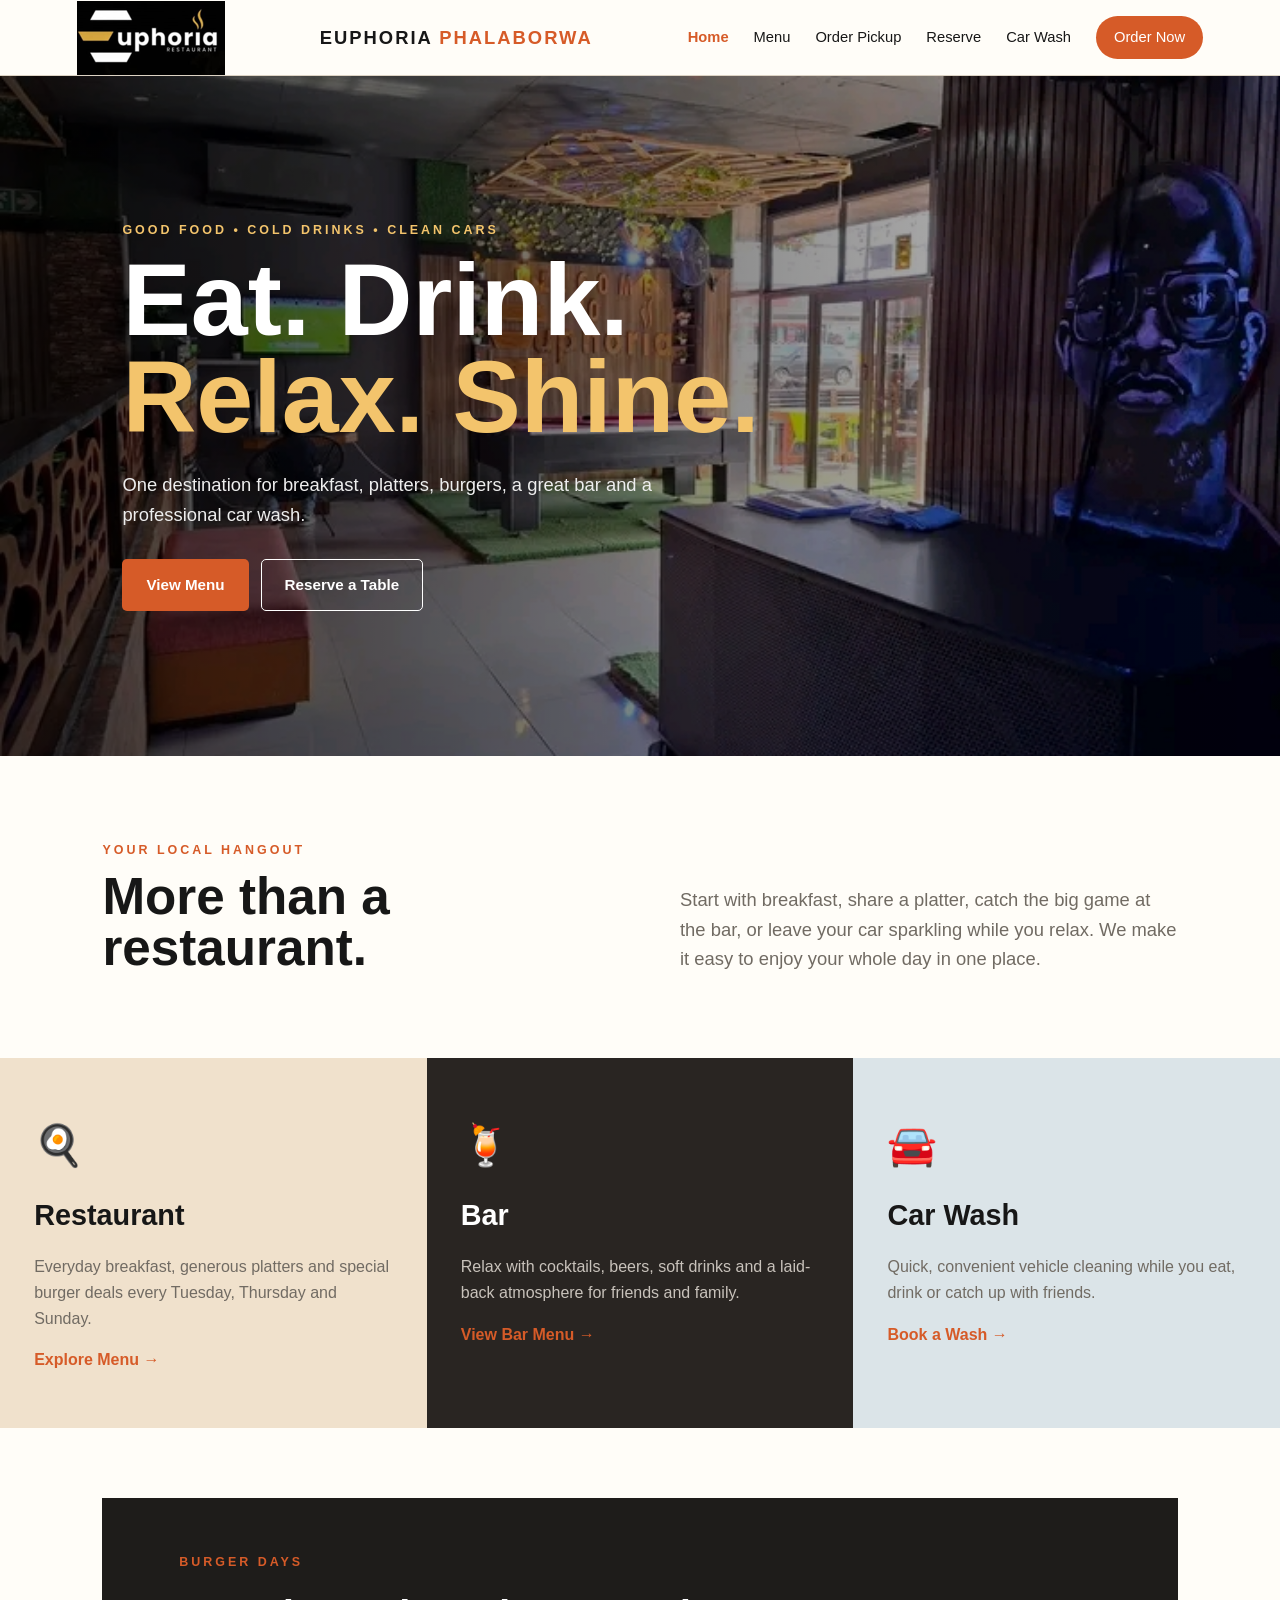
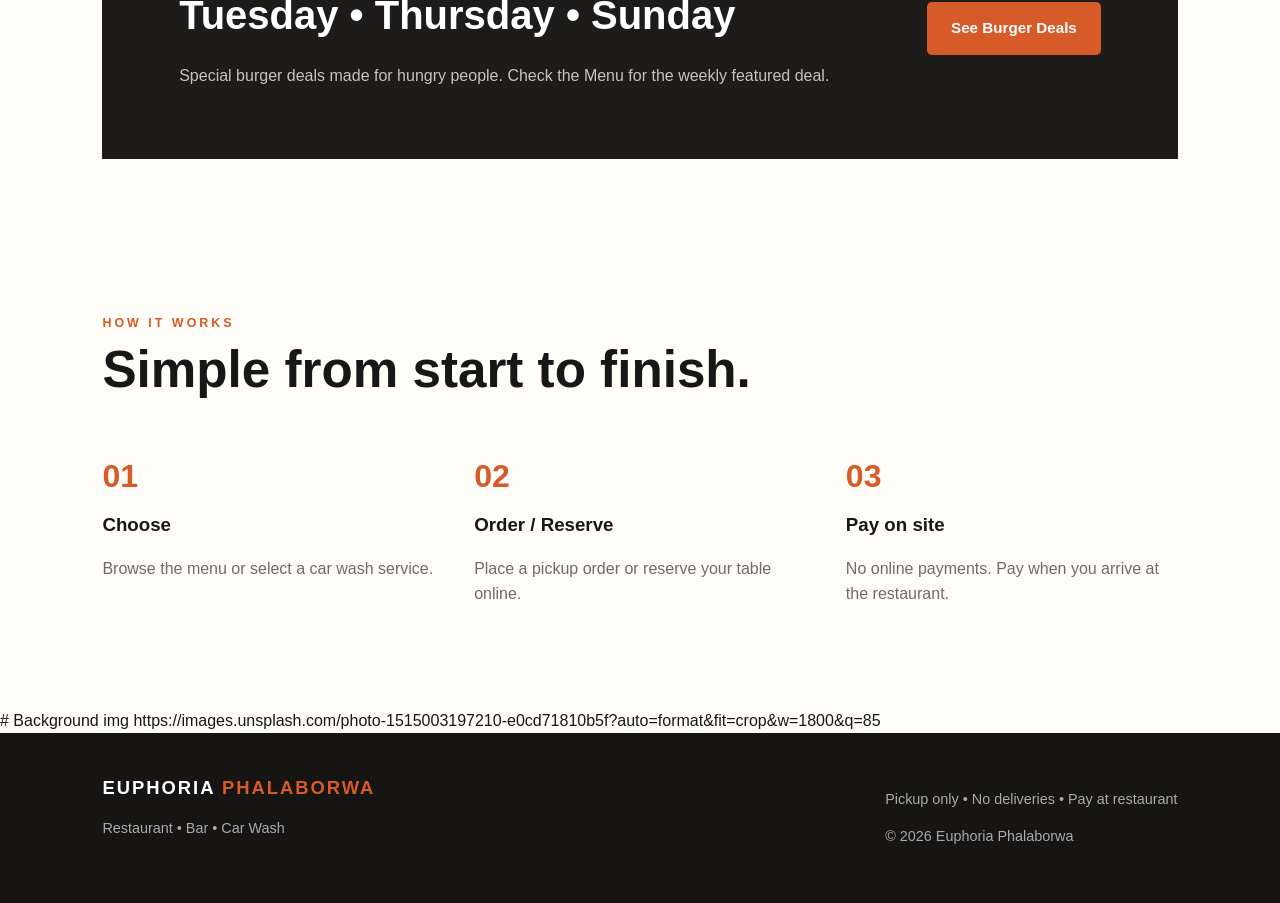
<file: index.html>
<!DOCTYPE html>
<html lang="en">
<head>
  <meta charset="UTF-8">
  <meta name="viewport" content="width=device-width, initial-scale=1.0">
  <meta name="description" content="Euphoria Phalaborwa Restaurant, Bar & Car Wash">
  <title>Euphoria Phalaborwa | Restaurant • Bar • Car Wash</title>
  <link rel="stylesheet" href="styles.css">
</head>
<body>
  <header class="site-header">
    <img src="Res logo.png" alt="Company Name Logo" class="logo-img">
    <a class="logo" href="index.html">EUPHORIA <span>PHALABORWA</span></a>
    <button class="menu-toggle" aria-label="Open menu">☰</button>
    <nav class="nav">
      <a href="index.html" class="active">Home</a>
      <a href="menu.html">Menu</a>
      <a href="order.html">Order Pickup</a>
      <a href="reservation.html">Reserve</a>
      <a href="carwash.html">Car Wash</a>
      <a class="nav-cta" href="order.html">Order Now</a>
    </nav>
  </header>

  <main>
    <section class="hero">
      <div class="hero-overlay"></div>
      <div class="hero-content">
        <p class="eyebrow">GOOD FOOD • COLD DRINKS • CLEAN CARS</p>
        <h1>Eat. Drink.<br><span>Relax. Shine.</span></h1>
        <p>One destination for breakfast, platters, burgers, a great bar and a professional car wash.</p>
        <div class="hero-actions">
          <a class="btn btn-primary" href="menu.html">View Menu</a>
          <a class="btn btn-outline" href="reservation.html">Reserve a Table</a>
        </div>
      </div>
    </section>

    <section class="section intro">
      <div>
        <p class="eyebrow">YOUR LOCAL HANGOUT</p>
        <h2>More than a restaurant.</h2>
      </div>
      <p>Start with breakfast, share a platter, catch the big game at the bar, or leave your car sparkling while you relax. We make it easy to enjoy your whole day in one place.</p>
    </section>

    <section class="feature-grid">
      <article class="feature-card food-card">
        <span class="feature-icon">🍳</span>
        <h3>Restaurant</h3>
        <p>Everyday breakfast, generous platters and special burger deals every Tuesday, Thursday and Sunday.</p>
        <a href="menu.html">Explore Menu →</a>
      </article>
      <article class="feature-card bar-card">
        <span class="feature-icon">🍹</span>
        <h3>Bar</h3>
        <p>Relax with cocktails, beers, soft drinks and a laid-back atmosphere for friends and family.</p>
        <a href="menu.html#bar">View Bar Menu →</a>
      </article>
      <article class="feature-card wash-card" id="carwash">
        <span class="feature-icon">🚘</span>
        <h3>Car Wash</h3>
        <p>Quick, convenient vehicle cleaning while you eat, drink or catch up with friends.</p>
        <a href="reservation.html#carwash">Book a Wash →</a>
      </article>
    </section>

    <section class="deal-banner">
      <div>
        <p class="eyebrow">BURGER DAYS</p>
        <h2>Tuesday • Thursday • Sunday</h2>
        <p>Special burger deals made for hungry people. Check the Menu for the weekly featured deal.</p>
      </div>
      <a class="btn btn-primary" href="menu.html#burger-deals">See Burger Deals</a>
    </section>

    <section class="section how">
      <p class="eyebrow">HOW IT WORKS</p>
      <h2>Simple from start to finish.</h2>
      <div class="steps">
        <div><b>01</b><h3>Choose</h3><p>Browse the menu or select a car wash service.</p></div>
        <div><b>02</b><h3>Order / Reserve</h3><p>Place a pickup order or reserve your table online.</p></div>
        <div><b>03</b><h3>Pay on site</h3><p>No online payments. Pay when you arrive at the restaurant.</p></div>
      </div>
    </section>
  </main>
  # Background img https://images.unsplash.com/photo-1515003197210-e0cd71810b5f?auto=format&fit=crop&w=1800&q=85

  <footer class="footer">
    <div><a class="logo" href="index.html">EUPHORIA <span>PHALABORWA</span></a><p>Restaurant • Bar • Car Wash</p></div>
    <div><p>Pickup only • No deliveries • Pay at restaurant</p><p>© <span id="year"></span> Euphoria Phalaborwa</p></div>
  </footer>
  <script src="script.js"></script>
</body>
</html>
</file>
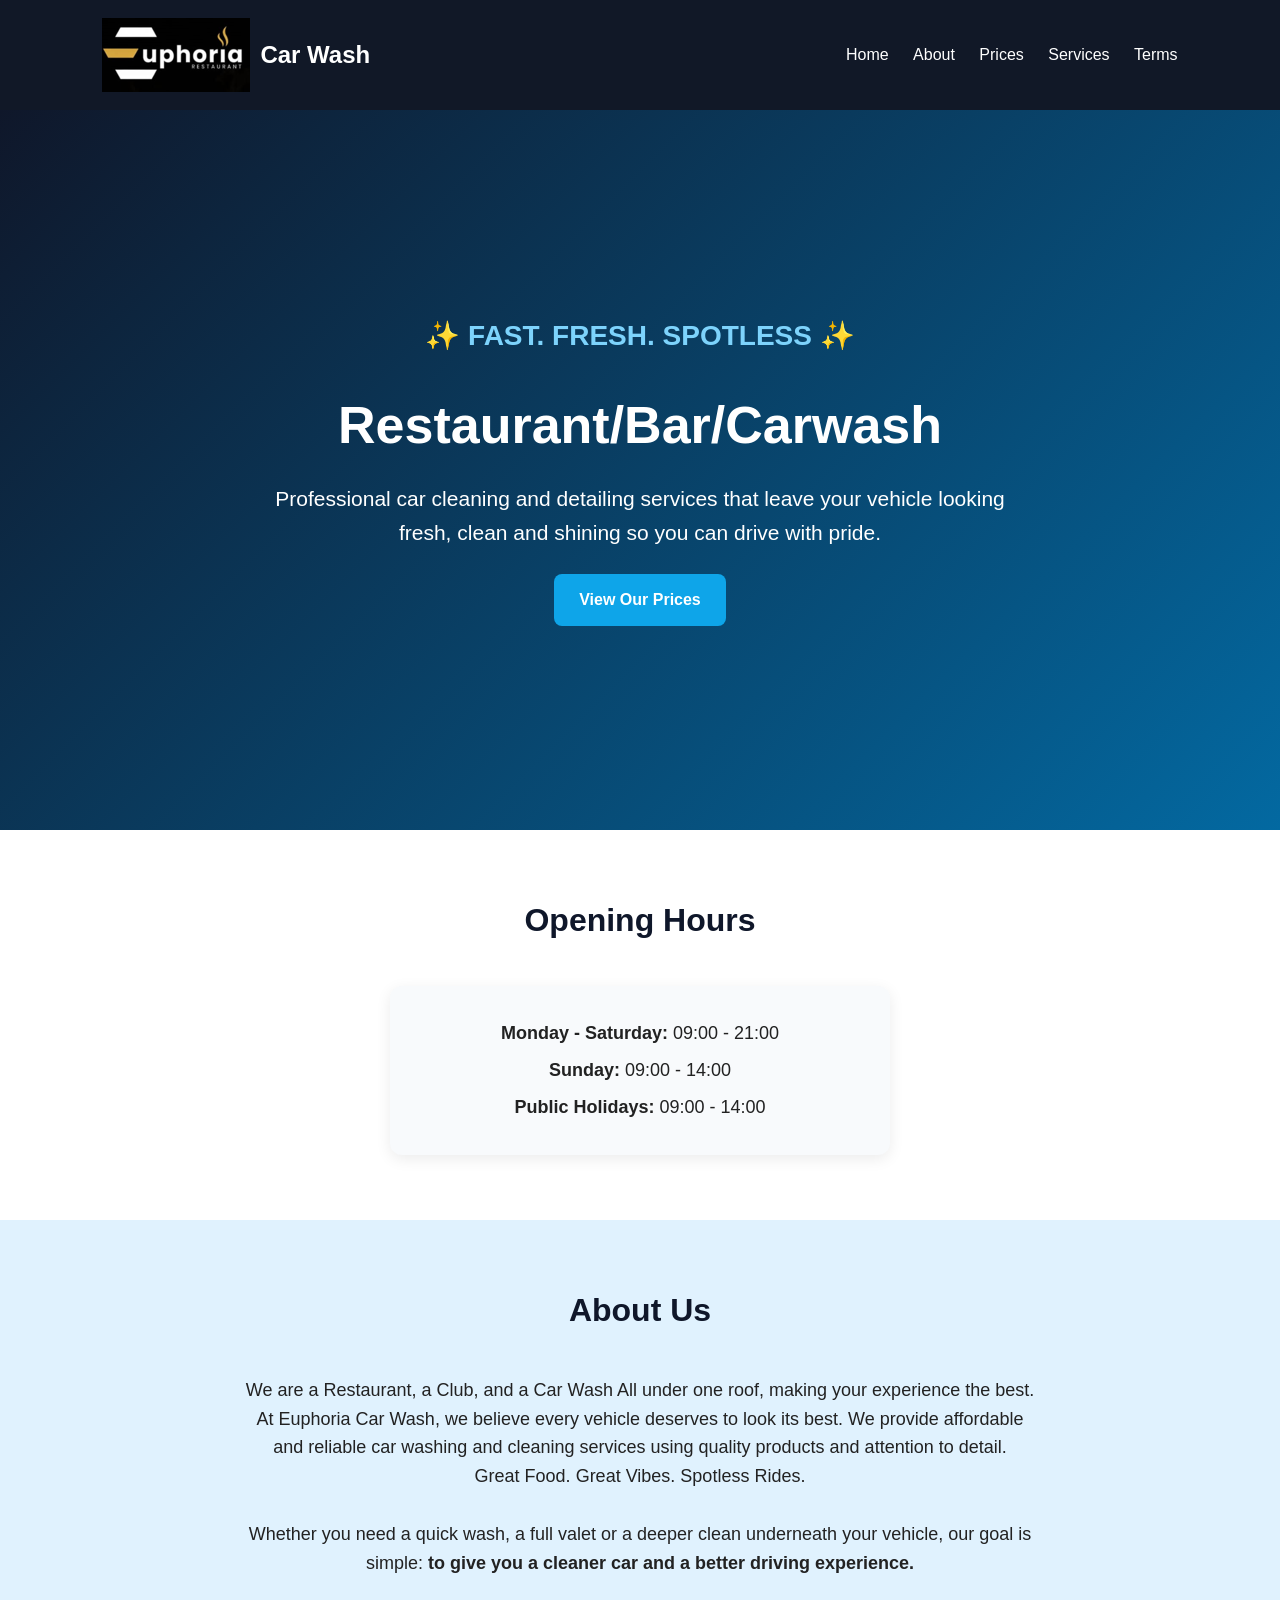
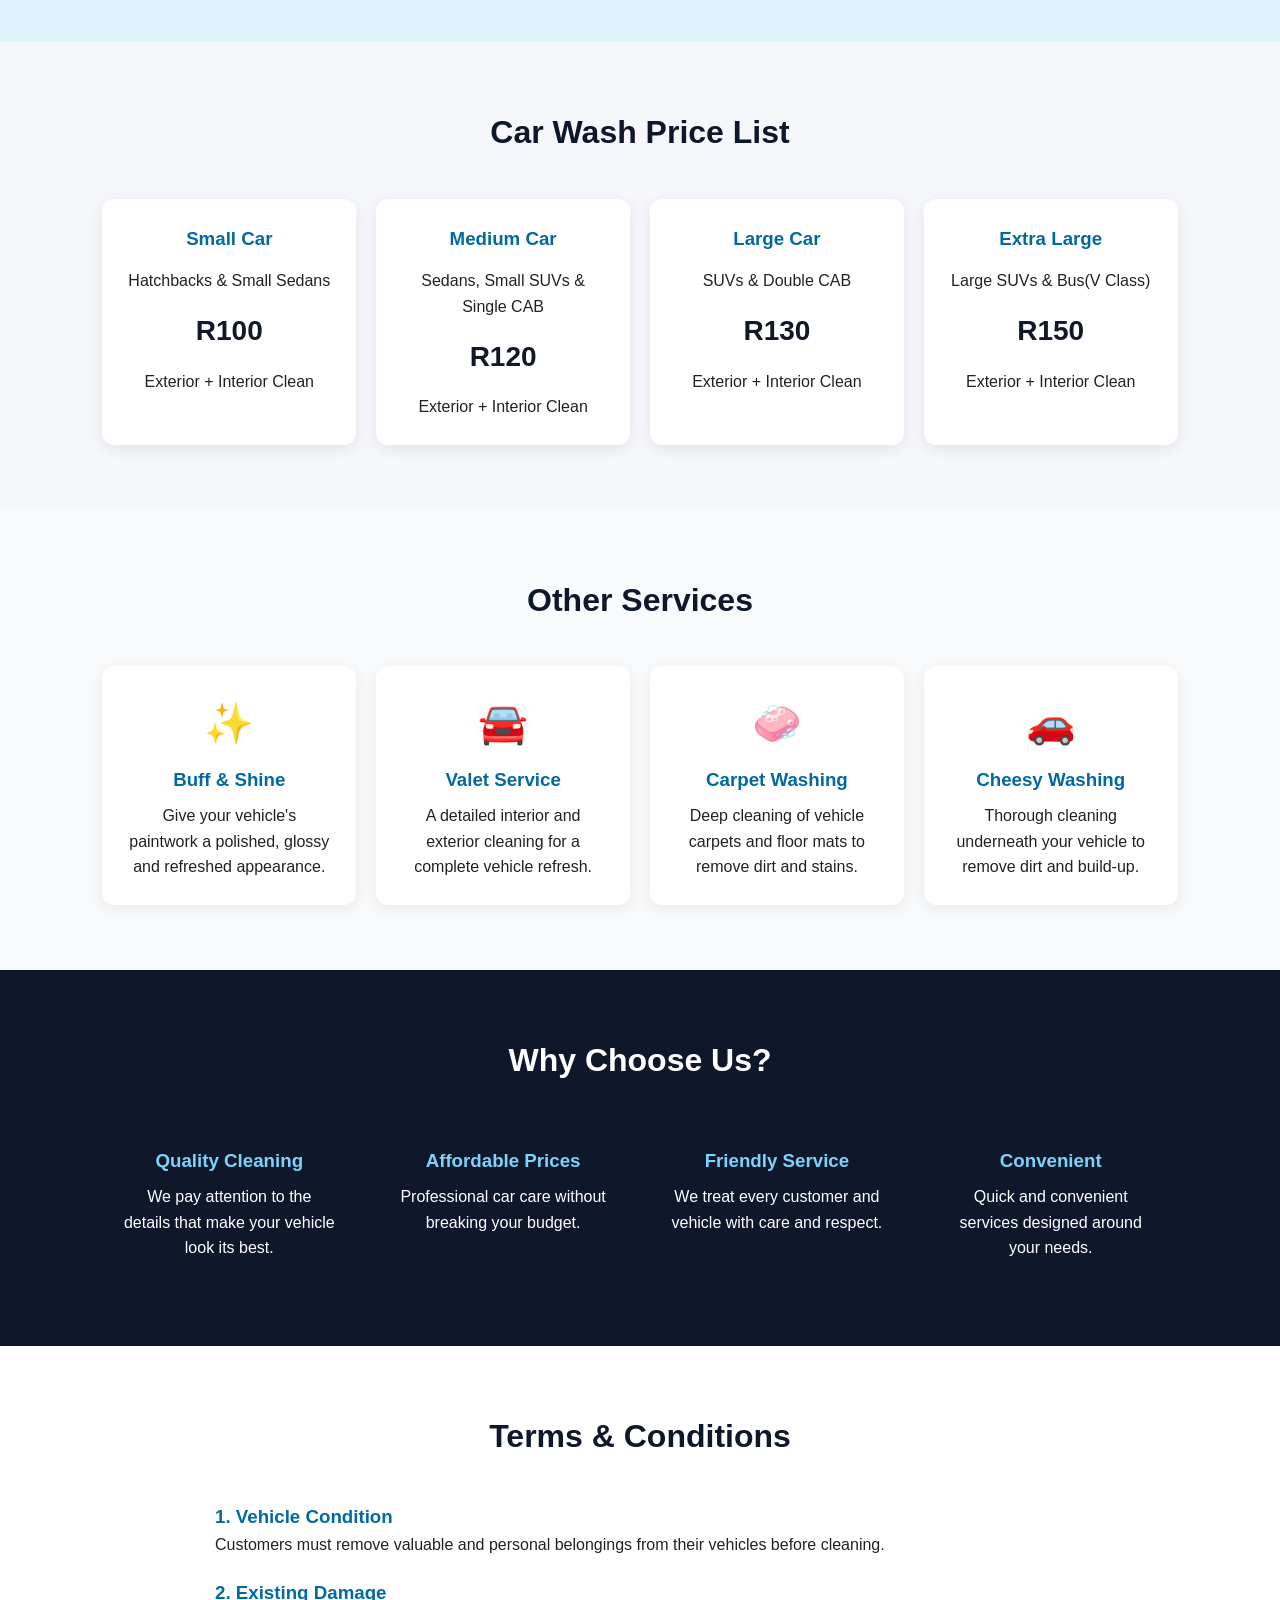
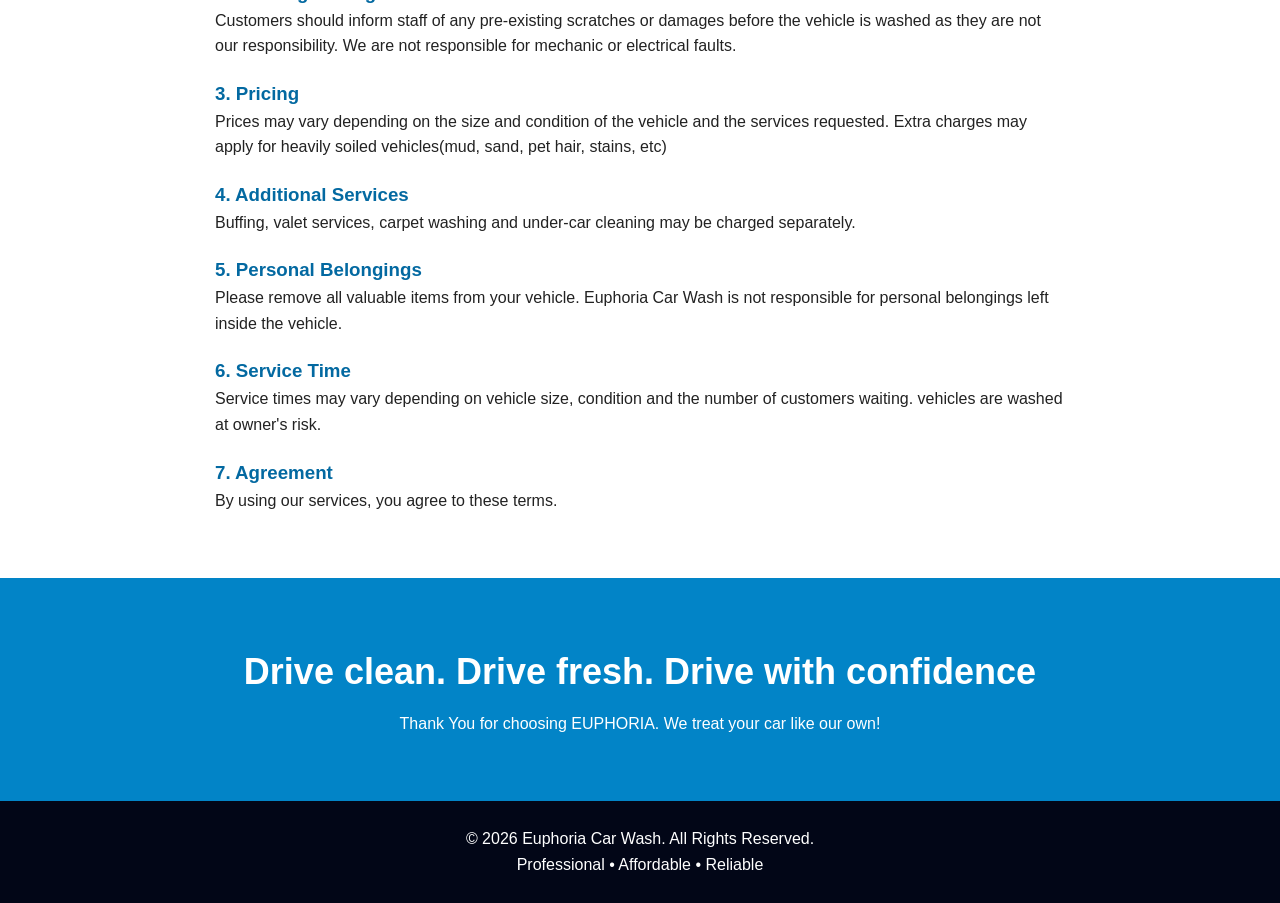
<file: carwash.html>
<!DOCTYPE html>
<html lang="en">
<head>
    <meta charset="UTF-8">
    <meta name="viewport" content="width=device-width, initial-scale=1.0">
    <title>Euphoria Car Wash</title>

    <style>
        * {
            margin: 0;
            padding: 0;
            box-sizing: border-box;
            scroll-behavior: smooth;
        }

        body {
            font-family: Arial, sans-serif;
            background: #f5f7fa;
            color: #222;
            line-height: 1.6;
        }

        /* HEADER */
        header {
            background: #111827;
            color: white;
            padding: 18px 8%;
            display: flex;
            justify-content: space-between;
            align-items: center;
            position: sticky;
            top: 0;
            z-index: 1000;
        }

        .logo {
            display: flex;
            align-items: center;
            gap: 10px;
            font-size: 24px;
            font-weight: bold;
        }

        .logo-icon {
            width: 45px;
            height: 45px;
            border-radius: 50%;
            background: #0ea5e9;
            display: flex;
            align-items: center;
            justify-content: center;
            font-size: 22px;
        }

        nav a {
            color: white;
            text-decoration: none;
            margin-left: 20px;
            font-weight: 500;
        }

        nav a:hover {
            color: #38bdf8;
        }

        /* HERO */
        .hero {
            min-height: 80vh;
            display: flex;
            align-items: center;
            justify-content: center;
            text-align: center;
            padding: 60px 20px;
            background: linear-gradient(135deg, #0f172a, #0369a1);
            color: white;
        }

        .hero-content {
            max-width: 750px;
        }

        .hero h1 {
            font-size: 52px;
            margin-bottom: 15px;
        }

        .hero p {
            font-size: 21px;
            margin-bottom: 25px;
        }

        .slogan {
            font-size: 28px;
            font-weight: bold;
            color: #7dd3fc;
            margin-bottom: 25px;
        }

        .btn {
            display: inline-block;
            padding: 13px 25px;
            background: #0ea5e9;
            color: white;
            text-decoration: none;
            border-radius: 8px;
            font-weight: bold;
        }

        .btn:hover {
            background: #0284c7;
        }

        /* GENERAL SECTIONS */
        section {
            padding: 65px 8%;
        }

        .section-title {
            text-align: center;
            font-size: 32px;
            margin-bottom: 40px;
            color: #0f172a;
        }

        /* HOURS */
        .hours {
            background: white;
            text-align: center;
        }

        .hours-box {
            max-width: 500px;
            margin: auto;
            background: #f8fafc;
            padding: 25px;
            border-radius: 12px;
            box-shadow: 0 4px 15px rgba(0,0,0,0.08);
        }

        .hours-box p {
            font-size: 18px;
            margin: 8px;
        }

        /* ABOUT */
        .about {
            background: #e0f2fe;
            text-align: center;
        }

        .about-content {
            max-width: 800px;
            margin: auto;
            font-size: 18px;
        }

        /* PRICES */
        .price-container {
            display: grid;
            grid-template-columns: repeat(auto-fit, minmax(230px, 1fr));
            gap: 20px;
        }

        .price-card {
            background: white;
            padding: 25px;
            border-radius: 12px;
            text-align: center;
            box-shadow: 0 4px 15px rgba(0,0,0,0.08);
        }

        .price-card h3 {
            color: #0369a1;
            margin-bottom: 15px;
        }

        .price {
            font-size: 28px;
            font-weight: bold;
            color: #111827;
            margin: 15px 0;
        }

        /* SERVICES */
        .services {
            background: #f8fafc;
        }

        .service-container {
            display: grid;
            grid-template-columns: repeat(auto-fit, minmax(220px, 1fr));
            gap: 20px;
        }

        .service-card {
            background: white;
            padding: 25px;
            text-align: center;
            border-radius: 12px;
            box-shadow: 0 4px 15px rgba(0,0,0,0.07);
        }

        .service-card .icon {
            font-size: 40px;
            margin-bottom: 10px;
        }

        .service-card h3 {
            color: #0369a1;
            margin-bottom: 8px;
        }

        /* WHY CHOOSE US */
        .why-us {
            background: #0f172a;
            color: white;
        }

        .why-us .section-title {
            color: white;
        }

        .why-container {
            display: grid;
            grid-template-columns: repeat(auto-fit, minmax(200px, 1fr));
            gap: 20px;
            text-align: center;
        }

        .why-card {
            padding: 20px;
        }

        .why-card h3 {
            color: #7dd3fc;
            margin-bottom: 8px;
        }

        /* TERMS */
        .terms {
            background: white;
        }

        .terms-content {
            max-width: 850px;
            margin: auto;
        }

        .terms-content h3 {
            margin-top: 20px;
            color: #0369a1;
        }

        .terms-content ul {
            margin: 10px 0 0 25px;
        }

        /* SLOGAN */
        .final-slogan {
            background: #0284c7;
            color: white;
            text-align: center;
        }

        .final-slogan h2 {
            font-size: 36px;
            margin-bottom: 10px;
        }

        /* FOOTER */
        footer {
            background: #020617;
            color: white;
            text-align: center;
            padding: 25px;
        }

        /* MOBILE */
        @media (max-width: 768px) {

            header {
                flex-direction: column;
                gap: 15px;
            }

            nav a {
                margin: 0 7px;
                font-size: 14px;
            }

            .hero h1 {
                font-size: 38px;
            }

            .hero p {
                font-size: 18px;
            }

            .slogan {
                font-size: 22px;
            }
        }
    </style>
</head>

<body>

    <!-- HEADER / LOGO -->
    <header>
        <div class="logo">
            <img src="Res logo.png" alt="Company Name Logo" class="logo-img">
            Car Wash
        </div>

        <nav>
            <a href="index.html" class="active">Home</a>
            <a href="#about">About</a>
            <a href="#prices">Prices</a>
            <a href="#services">Services</a>
            <a href="#terms">Terms</a>
            
        </nav>
    </header>


    <!-- HERO / SLOGAN -->
    <section class="hero">
        <div class="hero-content">
            <div class="slogan">✨ FAST. FRESH. SPOTLESS ✨</div>

            <h1>Restaurant/Bar/Carwash</h1>

            <p>
                Professional car cleaning and detailing services
                that leave your vehicle looking fresh, clean and shining so you can drive with pride.
            </p>

            <a href="#prices" class="btn">View Our Prices</a>
        </div>
    </section>


    <!-- OPENING HOURS -->
    <section class="hours">
        <h2 class="section-title">Opening Hours</h2>

        <div class="hours-box">
            <p><strong>Monday - Saturday:</strong> 09:00 - 21:00</p>
            <p><strong>Sunday:</strong> 09:00 - 14:00</p>
            <p><strong>Public Holidays:</strong> 09:00 - 14:00</p>
        </div>
    </section>


    <!-- ABOUT US -->
    <section class="about" id="about">
        <h2 class="section-title">About Us</h2>

        <div class="about-content">
            <p>
                We are a Restaurant, a Club, and a Car Wash
                All under one roof, making your experience the best.
                At Euphoria Car Wash, we believe every vehicle deserves
                to look its best. We provide affordable and reliable car
                washing and cleaning services using quality products and
                attention to detail. <br>Great Food. Great Vibes. Spotless Rides.
            </p>

            <br>

            <p>
                Whether you need a quick wash, a full valet or a deeper
                clean underneath your vehicle, our goal is simple:
                <strong>to give you a cleaner car and a better driving experience.</strong>
            </p>
        </div>
    </section>


    <!-- PRICE LIST -->
    <section id="prices">
        <h2 class="section-title">Car Wash Price List</h2>

        <div class="price-container">

            <div class="price-card">
                <h3>Small Car</h3>
                <p>Hatchbacks & Small Sedans</p>
                <div class="price">R100</div>
                <p>Exterior + Interior Clean</p>
            </div>

            <div class="price-card">
                <h3>Medium Car</h3>
                <p>Sedans, Small SUVs & Single CAB</p>
                <div class="price">R120</div>
                <p>Exterior + Interior Clean</p>
            </div>

            <div class="price-card">
                <h3>Large Car</h3>
                <p>SUVs & Double CAB</p>
                <div class="price">R130</div>
                <p>Exterior + Interior Clean</p>
            </div>

            <div class="price-card">
                <h3>Extra Large</h3>
                <p>Large SUVs & Bus(V Class)</p>
                <div class="price">R150</div>
                <p>Exterior + Interior Clean</p>
            </div>

        </div>
    </section>


    <!-- OTHER SERVICES -->
    <section class="services" id="services">
        <h2 class="section-title">Other Services</h2>

        <div class="service-container">

            <div class="service-card">
                <div class="icon">✨</div>
                <h3>Buff & Shine</h3>
                <p>
                    Give your vehicle's paintwork a polished,
                    glossy and refreshed appearance.
                </p>
            </div>

            <div class="service-card">
                <div class="icon">🚘</div>
                <h3>Valet Service</h3>
                <p>
                    A detailed interior and exterior cleaning
                    for a complete vehicle refresh.
                </p>
            </div>

            <div class="service-card">
                <div class="icon">🧼</div>
                <h3>Carpet Washing</h3>
                <p>
                    Deep cleaning of vehicle carpets and floor
                    mats to remove dirt and stains.
                </p>
            </div>

            <div class="service-card">
                <div class="icon">🚗</div>
                <h3>Cheesy Washing</h3>
                <p>
                    Thorough cleaning underneath your vehicle
                    to remove dirt and build-up.
                </p>
            </div>

        </div>
    </section>


    <!-- WHY CHOOSE US -->
    <section class="why-us">
        <h2 class="section-title">Why Choose Us?</h2>

        <div class="why-container">

            <div class="why-card">
                <h3>Quality Cleaning</h3>
                <p>
                    We pay attention to the details that make
                    your vehicle look its best.
                </p>
            </div>

            <div class="why-card">
                <h3>Affordable Prices</h3>
                <p>
                    Professional car care without breaking
                    your budget.
                </p>
            </div>

            <div class="why-card">
                <h3>Friendly Service</h3>
                <p>
                    We treat every customer and vehicle with
                    care and respect.
                </p>
            </div>

            <div class="why-card">
                <h3>Convenient</h3>
                <p>
                    Quick and convenient services designed
                    around your needs.
                </p>
            </div>

        </div>
    </section>


    <!-- TERMS AND CONDITIONS -->
    <section class="terms" id="terms">
        <h2 class="section-title">Terms & Conditions</h2>

        <div class="terms-content">

            <h3>1. Vehicle Condition</h3>
            <p>
                Customers must remove valuable and personal belongings
                from their vehicles before cleaning.
            </p>

            <h3>2. Existing Damage</h3>
            <p>
                Customers should inform staff of any pre-existing scratches or damages
                before the vehicle is washed as they are not our responsibility. We are not 
                responsible for mechanic or electrical faults.
            </p>

            <h3>3. Pricing</h3>
            <p>
                Prices may vary depending on the size and condition
                of the vehicle and the services requested. Extra charges
                may apply for heavily soiled vehicles(mud, sand, pet hair, stains, etc)
            </p>

            <h3>4. Additional Services</h3>
            <p>
                Buffing, valet services, carpet washing and under-car
                cleaning may be charged separately.
            </p>

            <h3>5. Personal Belongings</h3>
            <p>
                Please remove all valuable items from your vehicle.
                Euphoria Car Wash is not responsible for personal
                belongings left inside the vehicle.
            </p>

            <h3>6. Service Time</h3>
            <p>
                Service times may vary depending on vehicle size,
                condition and the number of customers waiting. vehicles
                are washed at owner's risk.
            </p>

            <h3>7. Agreement</h3>
            <p>
                By using our services, you agree to these terms.
            </p>

        </div>
    </section>


    <!-- FINAL SLOGAN -->
    <section class="final-slogan">
        <h2>Drive clean. Drive fresh. Drive with confidence</h2>
        <p>
            Thank You for choosing EUPHORIA. We treat your car like our own!
        </p>
    </section>


    <!-- FOOTER -->
    <footer>
        <p>&copy; 2026 Euphoria Car Wash. All Rights Reserved.</p>
        <p>Professional • Affordable • Reliable</p>
    </footer>

</body>
</html>
</file>
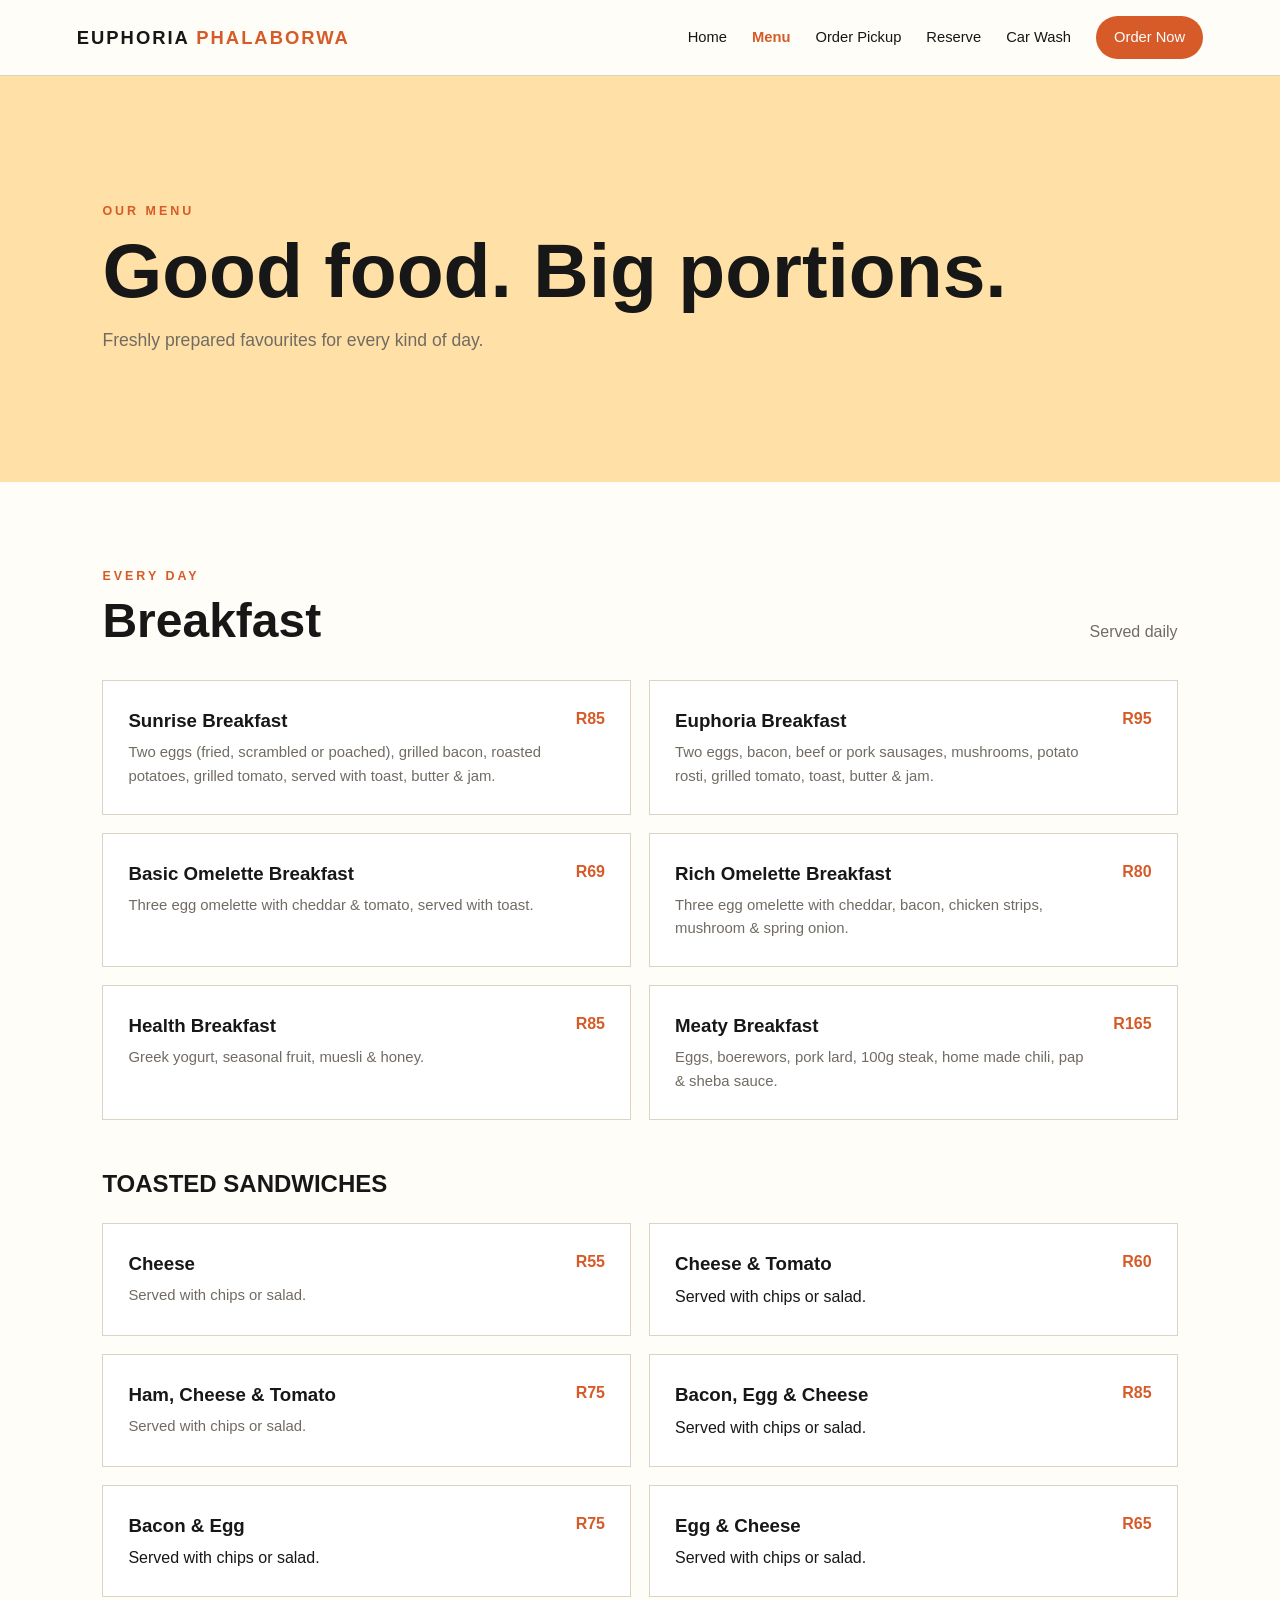
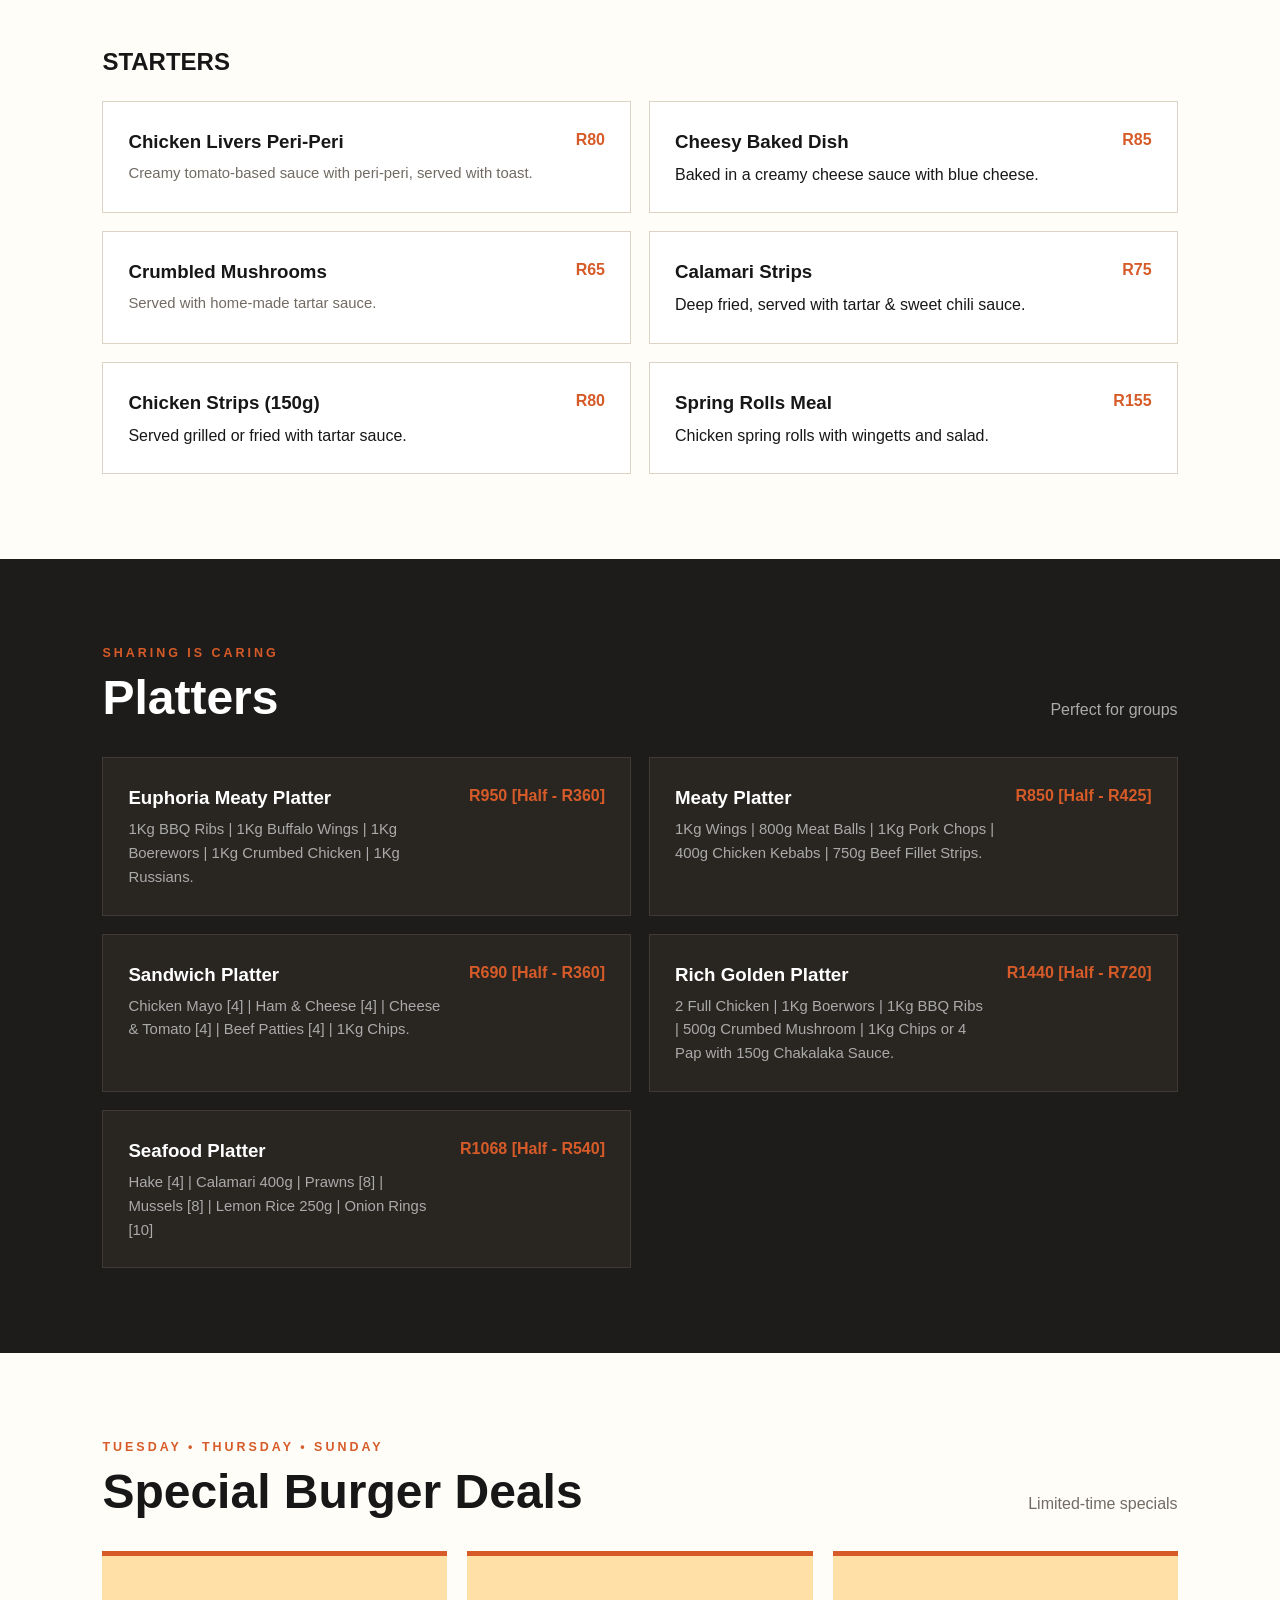
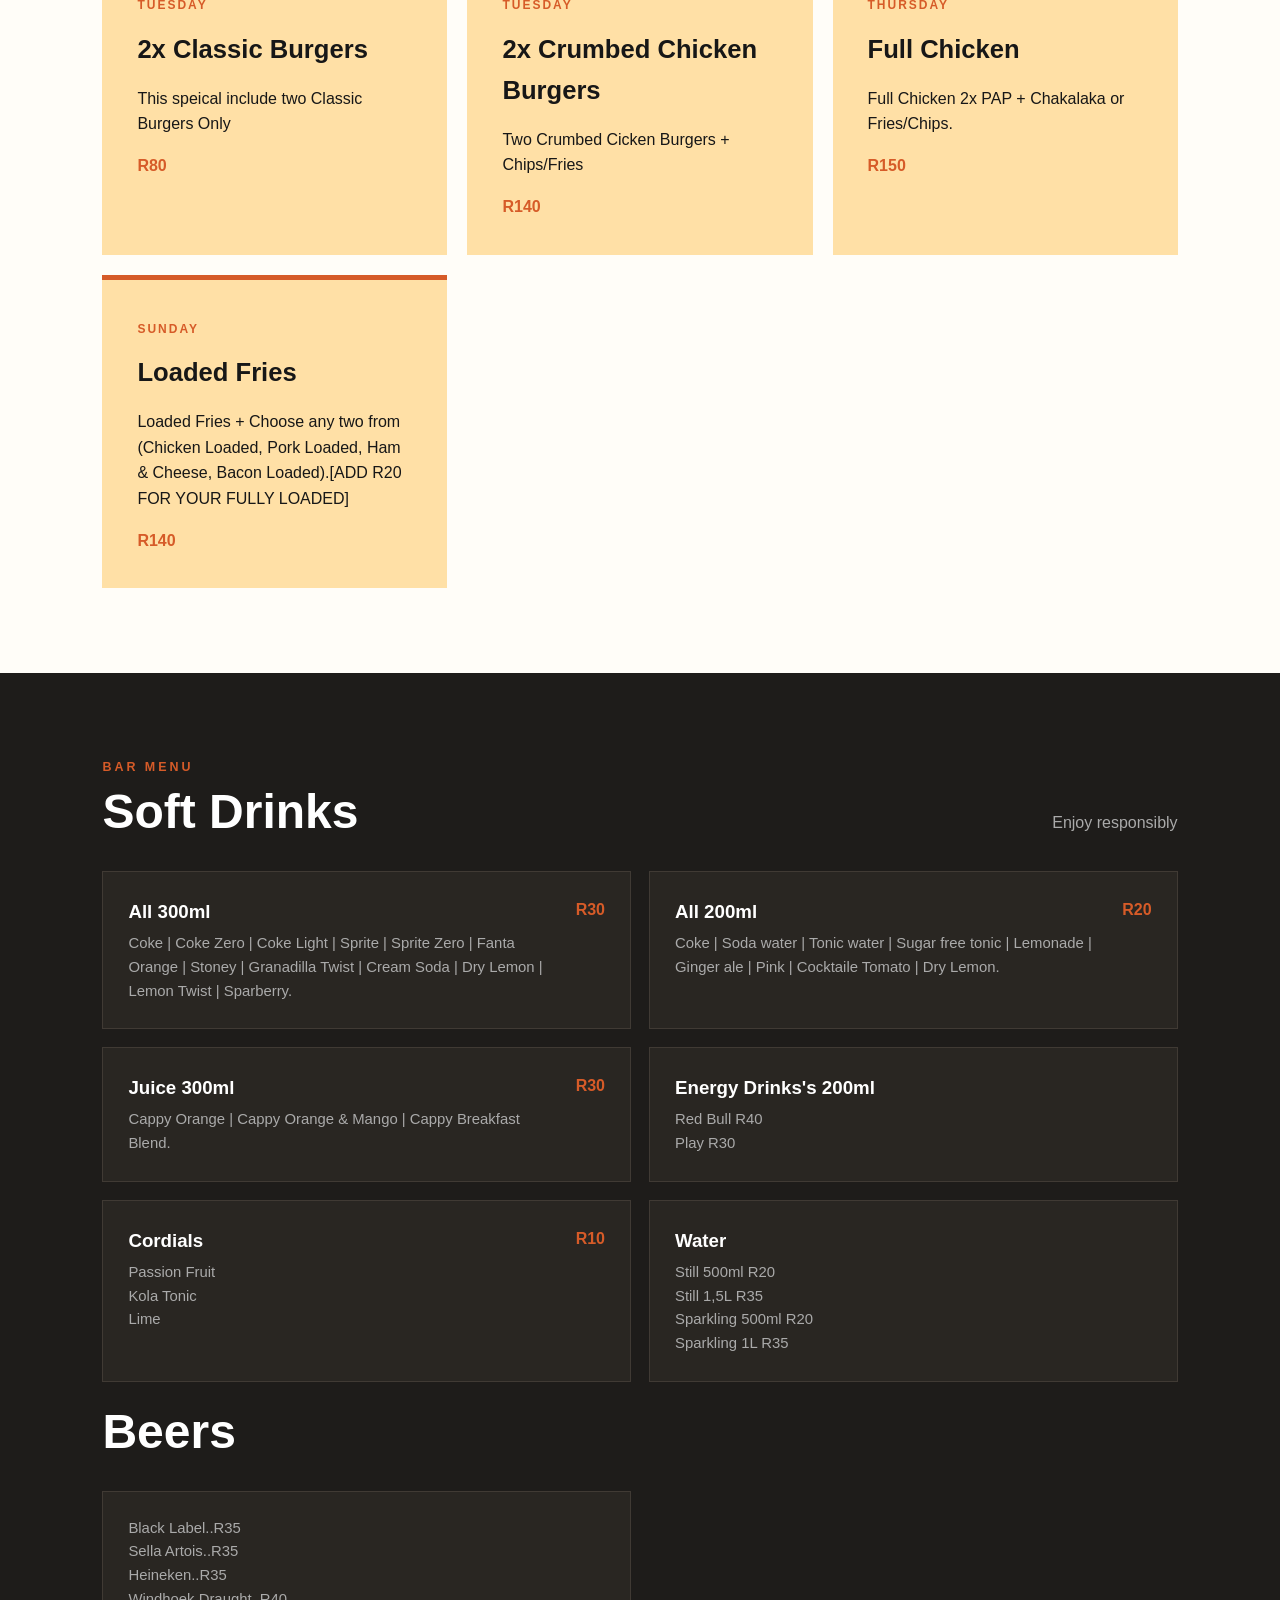
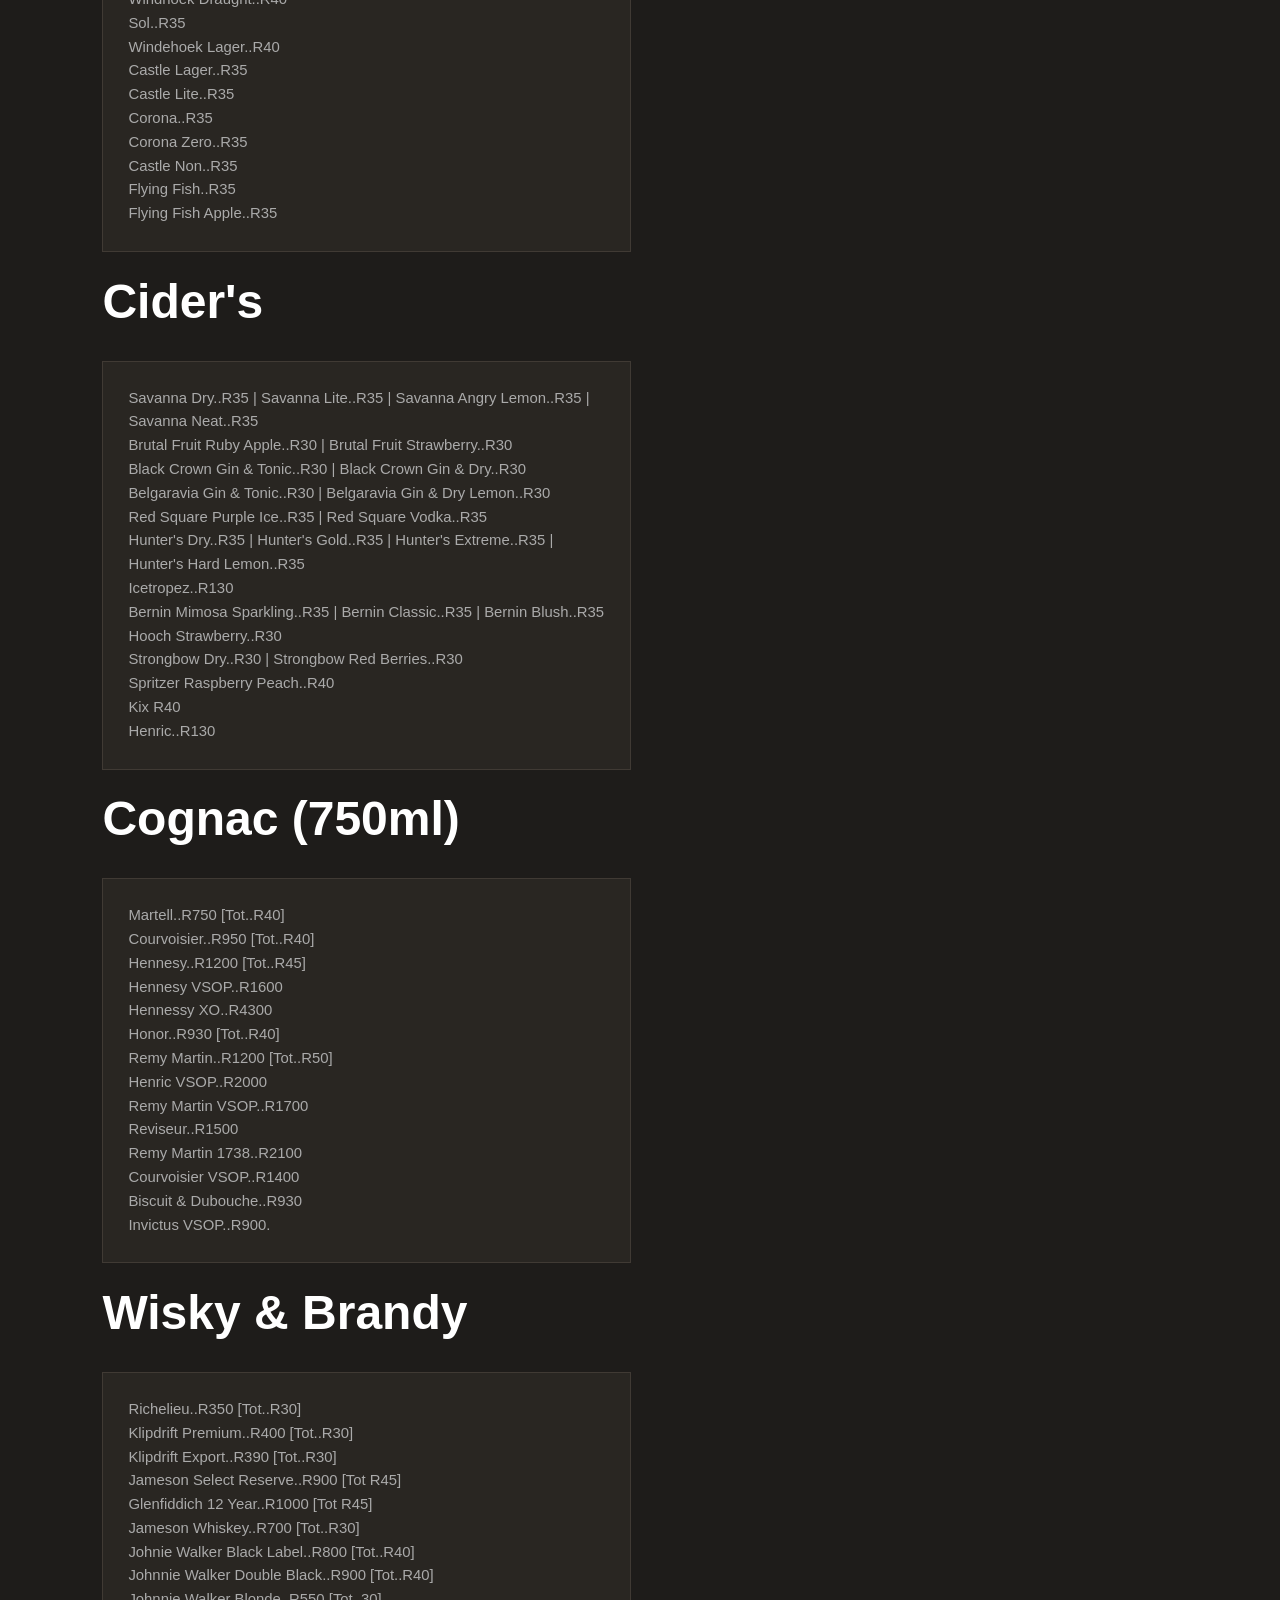
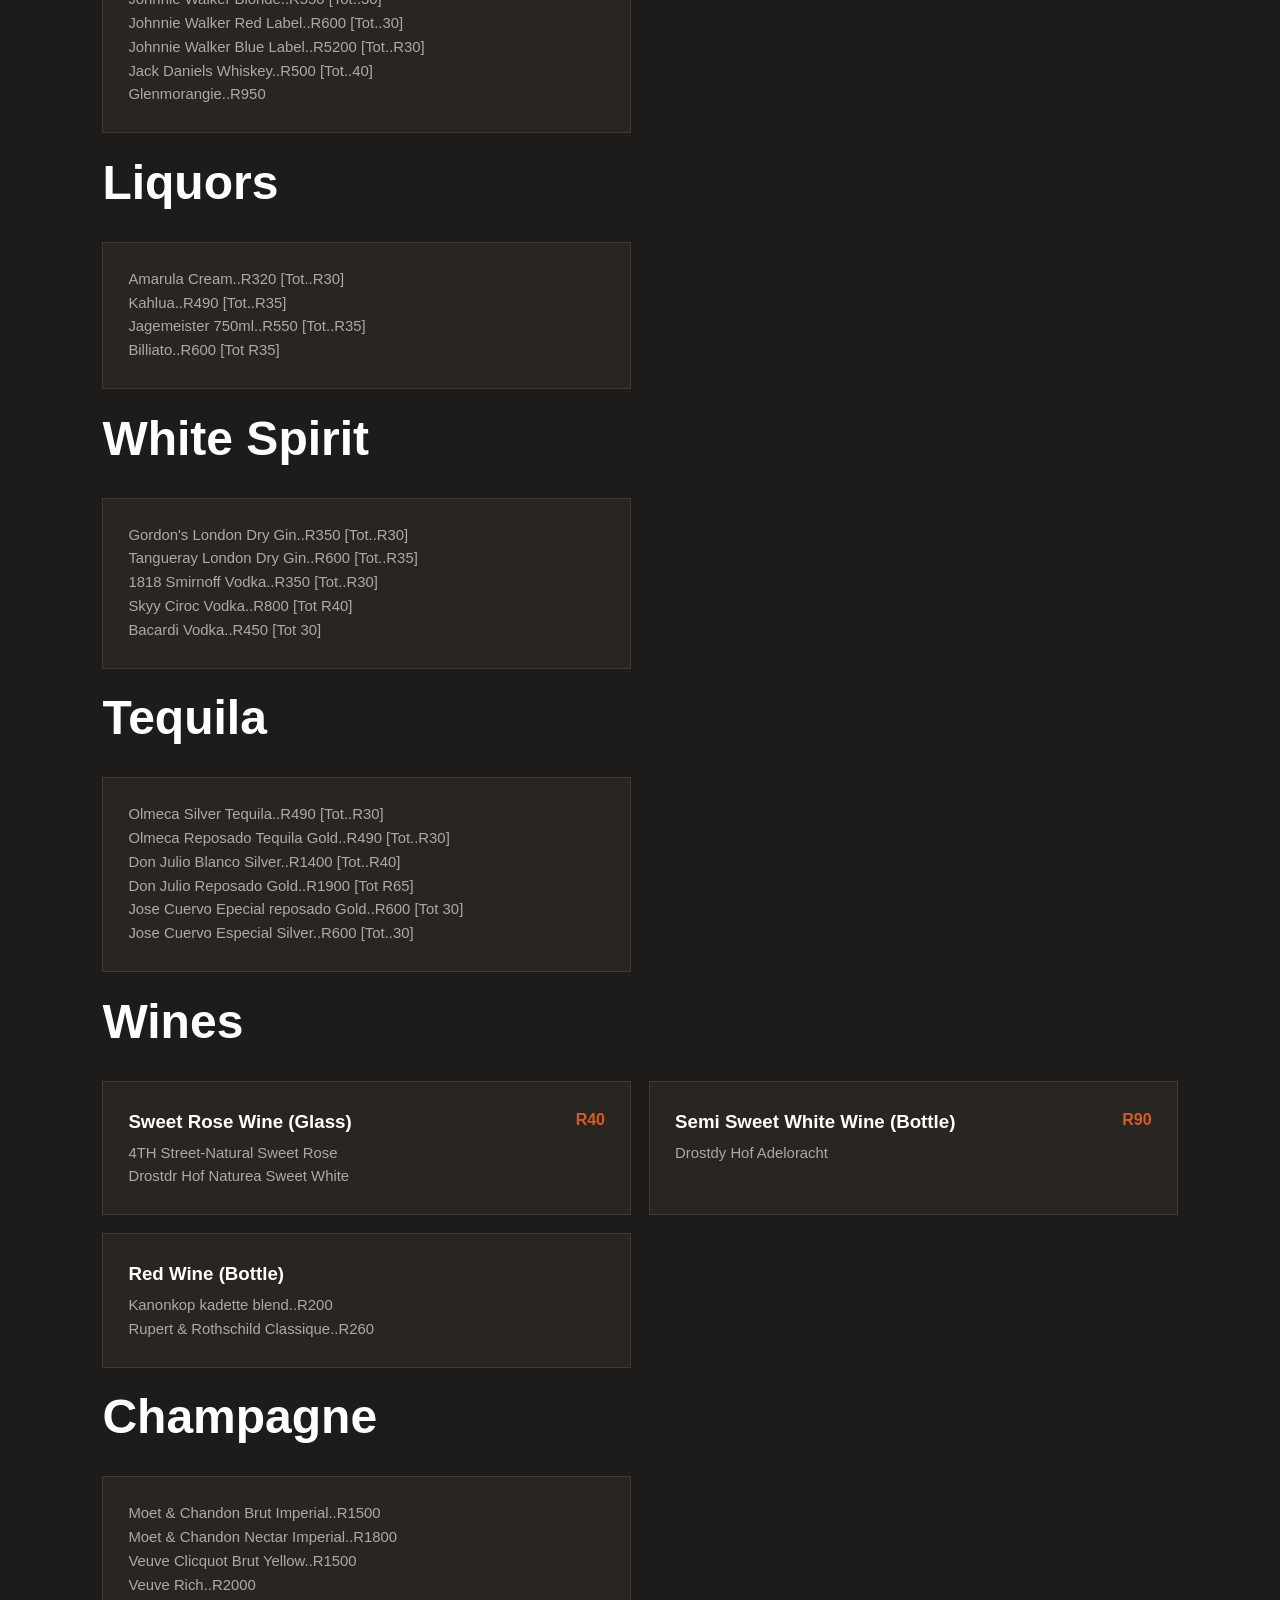
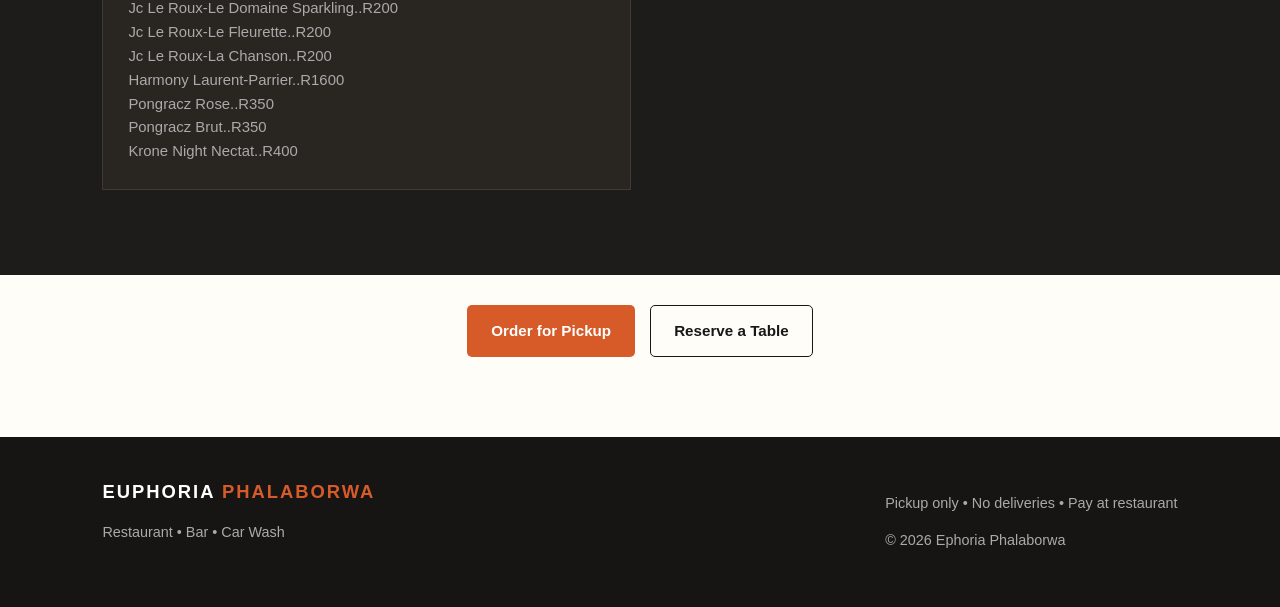
<file: menu.html>
<!DOCTYPE html>
<html lang="en">
<head>
  <meta charset="UTF-8"><meta name="viewport" content="width=device-width, initial-scale=1.0">
  <title>Menu | Euphoria Phalaborwa</title><link rel="stylesheet" href="styles.css">
</head>
<body>
<header class="site-header">
  <a class="logo" href="index.html">EUPHORIA <span>PHALABORWA</span></a>
  <button class="menu-toggle" aria-label="Open menu">☰</button>
  <nav class="nav"><a href="index.html">Home</a><a href="menu.html" class="active">Menu</a><a href="order.html">Order Pickup</a><a href="reservation.html">Reserve</a><a href="index.html#carwash">Car Wash</a><a class="nav-cta" href="order.html">Order Now</a></nav>
</header>

<main>
  
<section class="page-hero"></p><p class="eyebrow">OUR MENU</p><h1>Good food. Big portions.</h1><p>Freshly prepared favourites for every kind of day.</p></section>

<section class="menu-section section">
  <div class="section-heading"><div><p class="eyebrow">EVERY DAY</p><h2>Breakfast</h2></div><span>Served daily</span></div>
  <div class="menu-grid">
    <article class="menu-item"><div><h3>Sunrise Breakfast</h3><p>Two eggs (fried, scrambled or poached), grilled bacon, roasted potatoes, grilled tomato, served with toast, butter & jam.</p></div><strong>R85</strong></article>
    <article class="menu-item"><div><h3>Euphoria Breakfast</h3><p>Two eggs, bacon, beef or pork sausages, mushrooms, potato rosti, grilled tomato, toast, butter & jam.</p></div><strong>R95</strong></article>
    <article class="menu-item"><div><h3>Basic Omelette Breakfast</h3><p>Three egg omelette with cheddar & tomato, served with toast.</p></div><strong>R69</strong></article>
    <article class="menu-item"><div><h3>Rich Omelette Breakfast</h3><p>Three egg omelette with cheddar, bacon, chicken strips, mushroom & spring onion.</p></div><strong>R80</strong></article>
    <article class="menu-item"><div><h3>Health Breakfast</h3><p>Greek yogurt, seasonal fruit, muesli & honey.</p></div><strong>R85</strong></article>
    <article class="menu-item"><div><h3>Meaty Breakfast</h3><p>Eggs, boerewors, pork lard, 100g steak, home made chili, pap & sheba sauce.</p></div><strong>R165</strong></article>
  </div>
  <br>
  <div><h2>TOASTED SANDWICHES</h2></div>
  <div class="menu-grid">
    <article class="menu-item"><div><h3>Cheese</h3><p>Served with chips or salad.</p></div><strong>R55</strong></article>
    <article class="menu-item"><div><h3>Cheese & Tomato</h3>Served with chips or salad.</p></div><strong>R60</strong></article>
    <article class="menu-item"><div><h3>Ham, Cheese & Tomato</h3><p>Served with chips or salad.</p></div><strong>R75</strong></article>
    <article class="menu-item"><div><h3>Bacon, Egg & Cheese</h3>Served with chips or salad.</p></div><strong>R85</strong></article>
    <article class="menu-item"><div><h3>Bacon & Egg</h3>Served with chips or salad.</p></div><strong>R75</strong></article>
    <article class="menu-item"><div><h3>Egg & Cheese</h3>Served with chips or salad.</p></div><strong>R65</strong></article>
    </div>
    <br>
    <div><h2>STARTERS</h2></div>
  <div class="menu-grid">
    <article class="menu-item"><div><h3>Chicken Livers Peri-Peri</h3><p>Creamy tomato-based sauce with peri-peri, served with toast.</p></div><strong>R80</strong></article>
    <article class="menu-item"><div><h3>Cheesy Baked Dish</h3>Baked in a creamy cheese sauce with blue cheese.</p></div><strong>R85</strong></article>
    <article class="menu-item"><div><h3>Crumbled Mushrooms</h3><p>Served with home-made tartar sauce.</p></div><strong>R65</strong></article>
    <article class="menu-item"><div><h3>Calamari Strips</h3>Deep fried, served with tartar & sweet chili sauce.</p></div><strong>R75</strong></article>
    <article class="menu-item"><div><h3>Chicken Strips (150g)</h3>Served grilled or fried with tartar sauce.</p></div><strong>R80</strong></article>
    <article class="menu-item"><div><h3>Spring Rolls Meal</h3>Chicken spring rolls with wingetts and salad.</p></div><strong>R155</strong></article>
    </div>
</section>

<section class="menu-section section dark-section">
  <div class="section-heading"><div><p class="eyebrow">SHARING IS CARING</p><h2>Platters</h2></div><span>Perfect for groups</span></div>
  <div class="menu-grid">
    <article class="menu-item"><div><h3>Euphoria Meaty Platter</h3><p>1Kg BBQ Ribs | 1Kg Buffalo Wings | 1Kg Boerewors | 1Kg Crumbed Chicken | 1Kg Russians.</p></div><strong>R950 [Half - R360]</strong></article>
    <article class="menu-item"><div><h3>Meaty Platter</h3><p>1Kg Wings | 800g Meat Balls | 1Kg Pork Chops | 400g Chicken Kebabs | 750g Beef Fillet Strips.</p></div><strong>R850 [Half - R425]</strong></article>
    <article class="menu-item"><div><h3>Sandwich Platter</h3><p>Chicken Mayo [4] | Ham & Cheese [4] | Cheese & Tomato [4] | Beef Patties [4] | 1Kg Chips.</p></div><strong>R690 [Half - R360]</strong></article>
    <article class="menu-item"><div><h3>Rich Golden Platter</h3><p>2 Full Chicken | 1Kg Boerwors | 1Kg BBQ Ribs | 500g Crumbed Mushroom | 1Kg Chips or 4 Pap with 150g Chakalaka Sauce.</p></div><strong>R1440 [Half - R720]</strong></article>
    <article class="menu-item"><div><h3>Seafood Platter</h3><p>Hake [4] | Calamari 400g | Prawns [8] | Mussels [8] | Lemon Rice 250g | Onion Rings [10]</p></div><strong>R1068 [Half - R540]</strong></article>
  </div>
  
</section>

<section class="menu-section section" id="burger-deals">
  <div class="section-heading"><div><p class="eyebrow">TUESDAY • THURSDAY • SUNDAY</p><h2>Special Burger Deals</h2></div><span>Limited-time specials</span></div>
  <div class="deal-grid">
    <article class="deal-card"><span class="deal-day">TUESDAY</span><h3>2x Classic Burgers </h3><p>This speical include two Classic Burgers Only</p><strong>R80</strong></article>
    <article class="deal-card"><span class="deal-day">TUESDAY</span><h3>2x Crumbed Chicken Burgers </h3><p>Two Crumbed Cicken Burgers + Chips/Fries</p><strong>R140</strong></article>
    <article class="deal-card"><span class="deal-day">THURSDAY</span><h3>Full Chicken</h3><p>Full Chicken 2x PAP + Chakalaka or Fries/Chips.</p><strong>R150</strong></article>
    <article class="deal-card"><span class="deal-day">SUNDAY</span><h3>Loaded Fries</h3><p>Loaded Fries + Choose any two from (Chicken Loaded, Pork Loaded, Ham & Cheese, Bacon Loaded).[ADD R20 FOR YOUR FULLY LOADED]</p><strong>R140</strong></article>
  </div>
</section>

<section class="menu-section section dark-section" id="Bar">
  <div class="section-heading"><div><p class="eyebrow">BAR MENU</p><h2>Soft Drinks</h2></div><span>Enjoy responsibly</span></div>
  <div class="menu-grid">
    <article class="menu-item"><div><h3>All 300ml</h3><p>Coke | Coke Zero | Coke Light | Sprite | Sprite Zero | Fanta Orange | Stoney | Granadilla Twist | Cream Soda | Dry Lemon | Lemon Twist | Sparberry.</p></div><strong>R30</strong></article>
    <article class="menu-item"><div><h3>All 200ml</h3><p>Coke | Soda water | Tonic water | Sugar free tonic | Lemonade | Ginger ale | Pink | Cocktaile Tomato | Dry Lemon.</p></div><strong>R20</strong></article>
    <article class="menu-item"><div><h3>Juice 300ml</h3><p>Cappy Orange | Cappy Orange & Mango | Cappy Breakfast Blend.</p></div><strong>R30</strong></article>
    <article class="menu-item"><div><h3>Energy Drinks's 200ml</h3><p>Red Bull R40 <br> Play R30</p></div></article>
    <article class="menu-item"><div><h3>Cordials</h3><p>Passion Fruit <br> Kola Tonic <br> Lime </p></div><strong>R10</strong></article>
    <article class="menu-item"><div><h3>Water</h3><p>Still 500ml R20 <br> Still 1,5L R35 <br> Sparkling 500ml R20 <br> Sparkling 1L R35</p></div></article>

  </div>
  <br>
  <div class="section-heading"><h2>Beers</h2></div>
  <div class="menu-grid">
    <article class="menu-item"><div><p>Black Label..R35 <br> Sella Artois..R35 <br> Heineken..R35 <br> Windhoek Draught..R40 <br> Sol..R35 <br> Windehoek Lager..R40 <br> Castle Lager..R35 <br> Castle Lite..R35 <br> Corona..R35 <br> Corona Zero..R35 <br> Castle Non..R35 <br> Flying Fish..R35 <br> Flying Fish Apple..R35</p></div></article> 
    </div>
  <br>
  <div class="section-heading"><h2>Cider's</h2></div>
  <div class="menu-grid">
    <article class="menu-item"><div><p>Savanna Dry..R35 | Savanna Lite..R35 | Savanna Angry Lemon..R35 | Savanna Neat..R35<br> Brutal Fruit Ruby Apple..R30 | Brutal Fruit Strawberry..R30 <br> Black Crown Gin & Tonic..R30 | Black Crown Gin & Dry..R30 <br> Belgaravia Gin & Tonic..R30 | Belgaravia Gin & Dry Lemon..R30 <br> Red Square Purple Ice..R35 | Red Square Vodka..R35 <br> Hunter's Dry..R35 | Hunter's Gold..R35 | Hunter's Extreme..R35 | Hunter's Hard Lemon..R35 <br> Icetropez..R130 <br> Bernin Mimosa Sparkling..R35 | Bernin Classic..R35 | Bernin Blush..R35 <br> Hooch Strawberry..R30 <br> Strongbow Dry..R30 | Strongbow Red Berries..R30 <br> Spritzer Raspberry Peach..R40 <br>Kix R40 <br> Henric..R130</p></div></article>
  </div>
  <br>
  <div class="section-heading"><h2>Cognac (750ml)</h2></div>
  <div class="menu-grid">
    <article class="menu-item"><div><p>Martell..R750 [Tot..R40] <br> Courvoisier..R950 [Tot..R40] <br> Hennesy..R1200 [Tot..R45] <br> Hennesy VSOP..R1600 <br> Hennessy XO..R4300 <br> Honor..R930 [Tot..R40] <br> Remy Martin..R1200 [Tot..R50] <br> Henric VSOP..R2000 <br> Remy Martin VSOP..R1700 <br> Reviseur..R1500 <br> Remy Martin 1738..R2100 <br> Courvoisier VSOP..R1400 <br> Biscuit & Dubouche..R930 <br> Invictus VSOP..R900.</p></div></article> 
    </div>
    <br>
  <div class="section-heading"><h2>Wisky & Brandy</h2></div>
  <div class="menu-grid">
    <article class="menu-item"><div><p>Richelieu..R350 [Tot..R30] <br> Klipdrift Premium..R400 [Tot..R30] <br> Klipdrift Export..R390 [Tot..R30] <br> Jameson Select Reserve..R900 [Tot R45] <br> Glenfiddich 12 Year..R1000 [Tot R45] <br> Jameson Whiskey..R700 [Tot..R30] <br> Johnie Walker Black Label..R800 [Tot..R40] <br> Johnnie Walker Double Black..R900 [Tot..R40] <br> Johnnie Walker Blonde..R550 [Tot..30] <br> Johnnie Walker Red Label..R600 [Tot..30] <br> Johnnie Walker Blue Label..R5200 [Tot..R30] <br> Jack Daniels Whiskey..R500 [Tot..40] <br> Glenmorangie..R950</p></div></article> 
    </div>
    <br>
  <div class="section-heading"><h2>Liquors</h2></div>
  <div class="menu-grid">
    <article class="menu-item"><div><p>Amarula Cream..R320 [Tot..R30] <br>Kahlua..R490 [Tot..R35] <br> Jagemeister 750ml..R550 [Tot..R35] <br> Billiato..R600 [Tot R35]</p></div></article> 
    </div>
    <br>
  <div class="section-heading"><h2>White Spirit</h2></div>
  <div class="menu-grid">
    <article class="menu-item"><div><p>Gordon's London Dry Gin..R350 [Tot..R30] <br>Tangueray London Dry Gin..R600 [Tot..R35] <br> 1818 Smirnoff Vodka..R350 [Tot..R30] <br> Skyy Ciroc Vodka..R800 [Tot R40] <br> Bacardi Vodka..R450 [Tot 30] </p></div></article> 
    </div>
    <br>
    <div class="section-heading"><h2>Tequila</h2></div>
  <div class="menu-grid">
    <article class="menu-item"><div><p>Olmeca Silver Tequila..R490 [Tot..R30] <br>Olmeca Reposado Tequila Gold..R490 [Tot..R30] <br> Don Julio Blanco Silver..R1400 [Tot..R40] <br> Don Julio Reposado Gold..R1900 [Tot R65] <br> Jose Cuervo Epecial reposado Gold..R600 [Tot 30] <br> Jose Cuervo Especial Silver..R600 [Tot..30] </p></div></article> 
    </div>
    <br>
  <div class="section-heading"><h2>Wines</h2></div></div>
  <div class="menu-grid">
    <article class="menu-item"><div><h3>Sweet Rose Wine (Glass)</h3><p>4TH Street-Natural Sweet Rose <br> Drostdr Hof Naturea Sweet White</p></div><strong>R40</strong></article>
    <article class="menu-item"><div><h3>Semi Sweet White Wine (Bottle)</h3><p>Drostdy Hof Adeloracht</p></div><strong>R90</strong></article>
    <article class="menu-item"><div><h3>Red Wine (Bottle)</h3><p>Kanonkop kadette blend..R200 <br> Rupert & Rothschild Classique..R260</p></div></article>
  </div>
  <br>
  <div class="section-heading"><h2>Champagne</h2></div></div>
  <div class="menu-grid">
    <article class="menu-item"><div><p>Moet & Chandon Brut Imperial..R1500 <br> Moet & Chandon Nectar Imperial..R1800 <br> Veuve Clicquot Brut Yellow..R1500 <br> Veuve Rich..R2000 <br> Jc Le Roux-Le Domaine Sparkling..R200 <br> Jc Le Roux-Le Fleurette..R200 <br> Jc Le Roux-La Chanson..R200 <br> Harmony Laurent-Parrier..R1600 <br> Pongracz Rose..R350 <br> Pongracz Brut..R350 <br> Krone Night Nectat..R400</p></div></article>
  </div>
    
</section>

<div class="center-actions"><a class="btn btn-primary" href="order.html">Order for Pickup</a><a class="btn btn-outline-dark" href="reservation.html">Reserve a Table</a></div>
</main>
<footer class="footer"><div><a class="logo" href="index.html">EUPHORIA <span>PHALABORWA</span></a><p>Restaurant • Bar • Car Wash</p></div><div><p>Pickup only • No deliveries • Pay at restaurant</p><p>© <span id="year"></span> Ephoria Phalaborwa</p></div></footer>
<script src="script.js"></script>
</body>
</html>
</file>
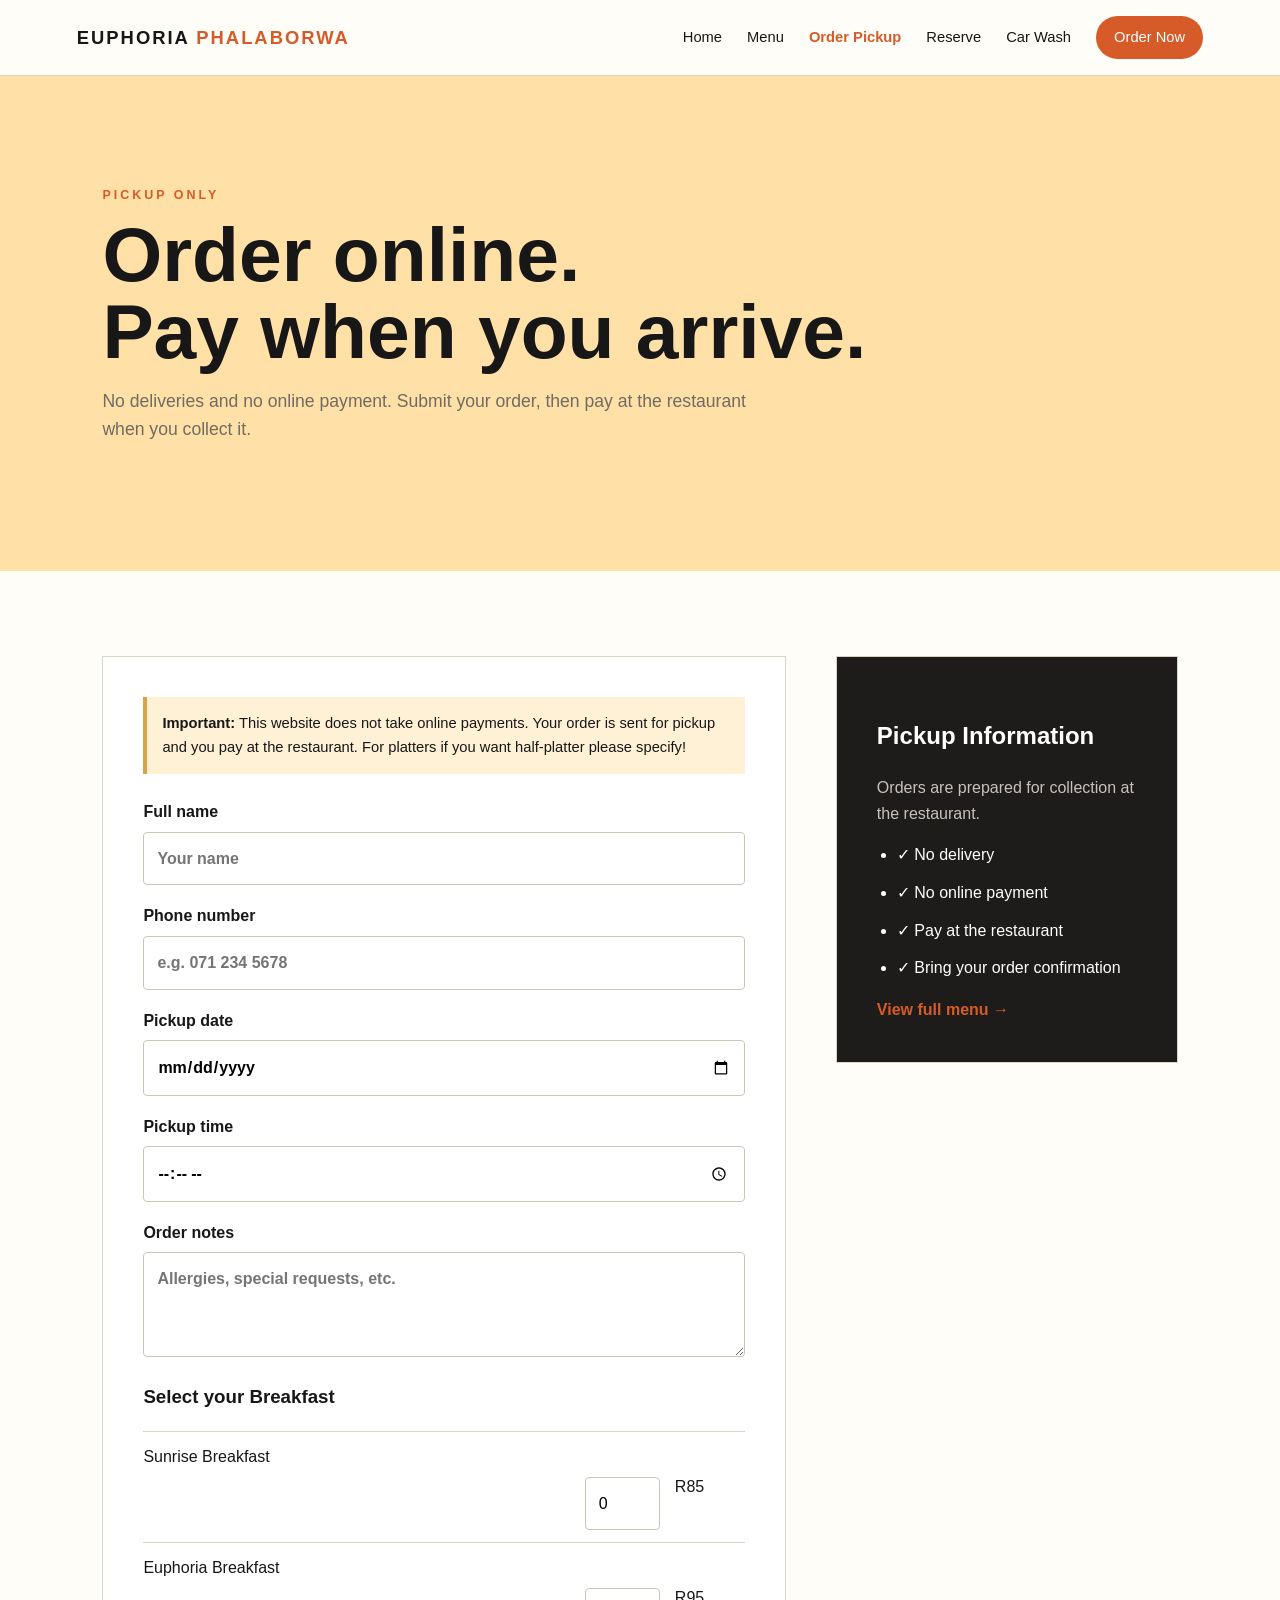
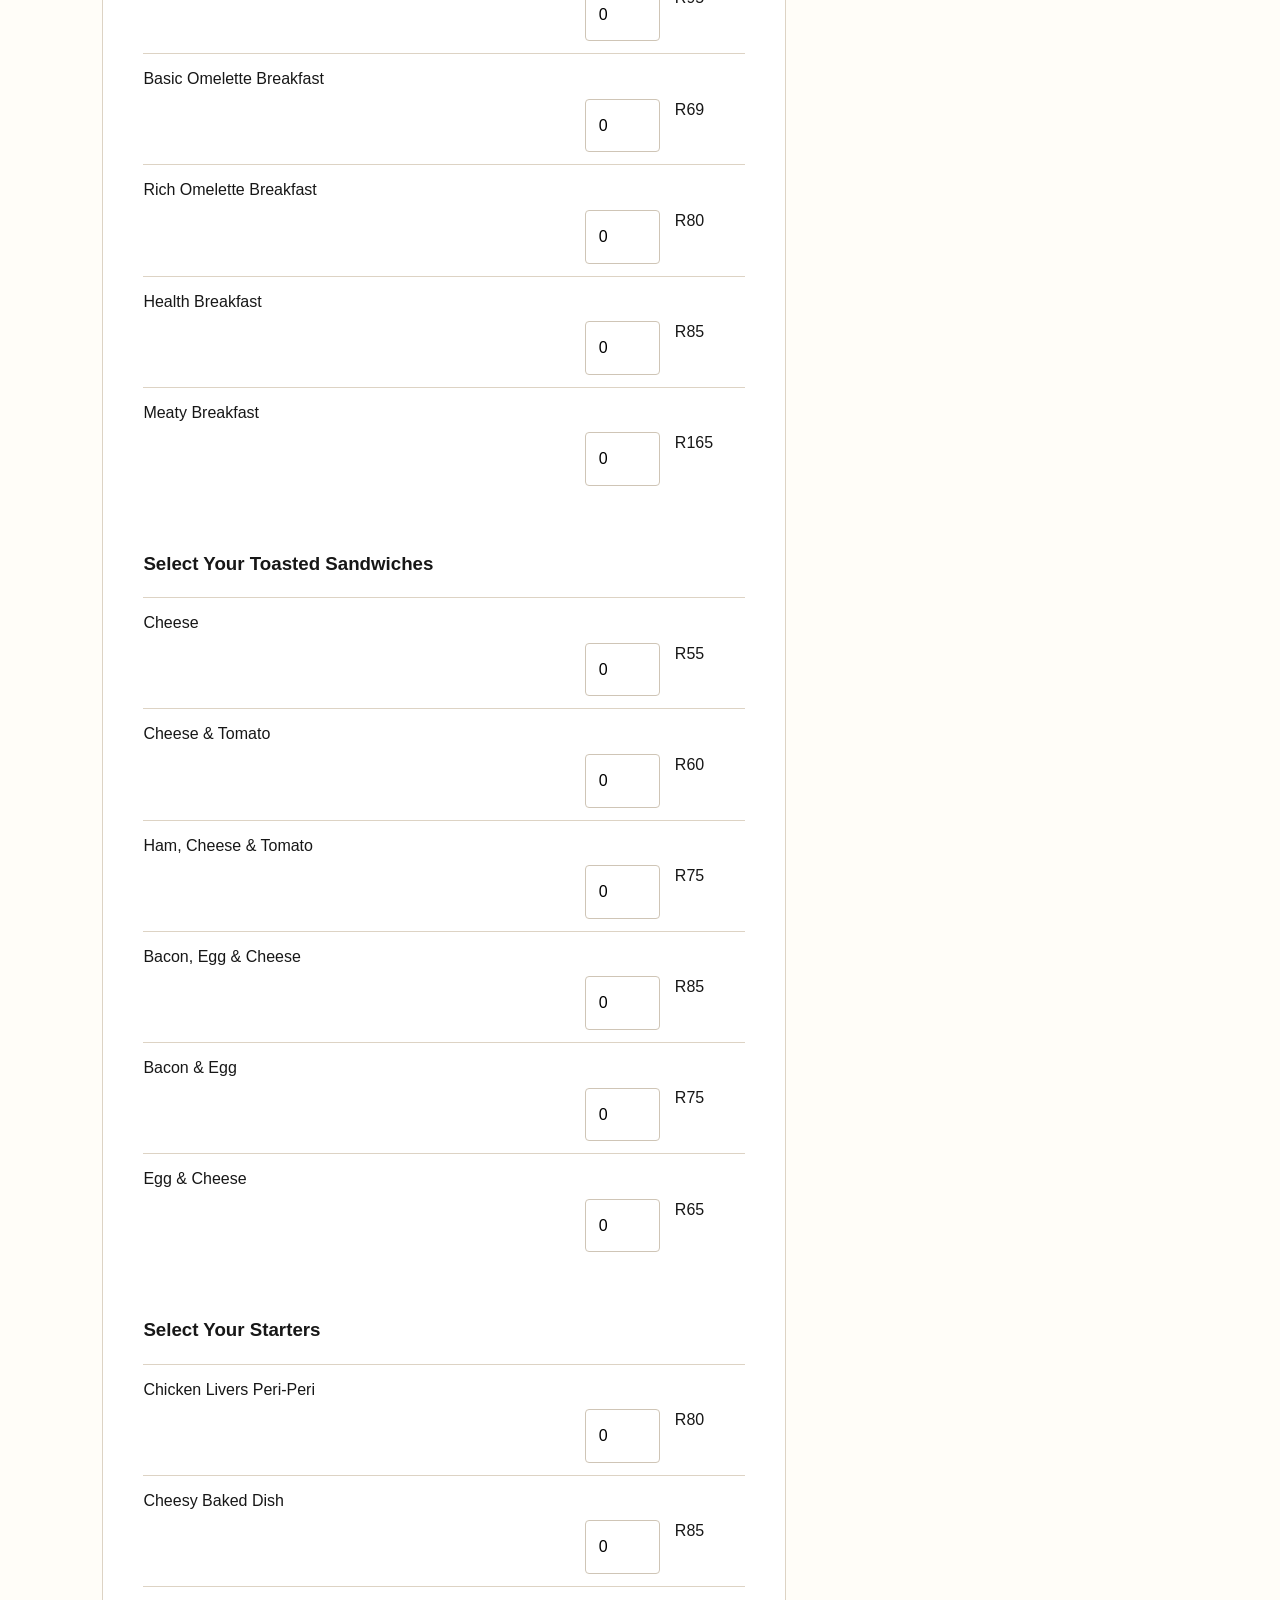
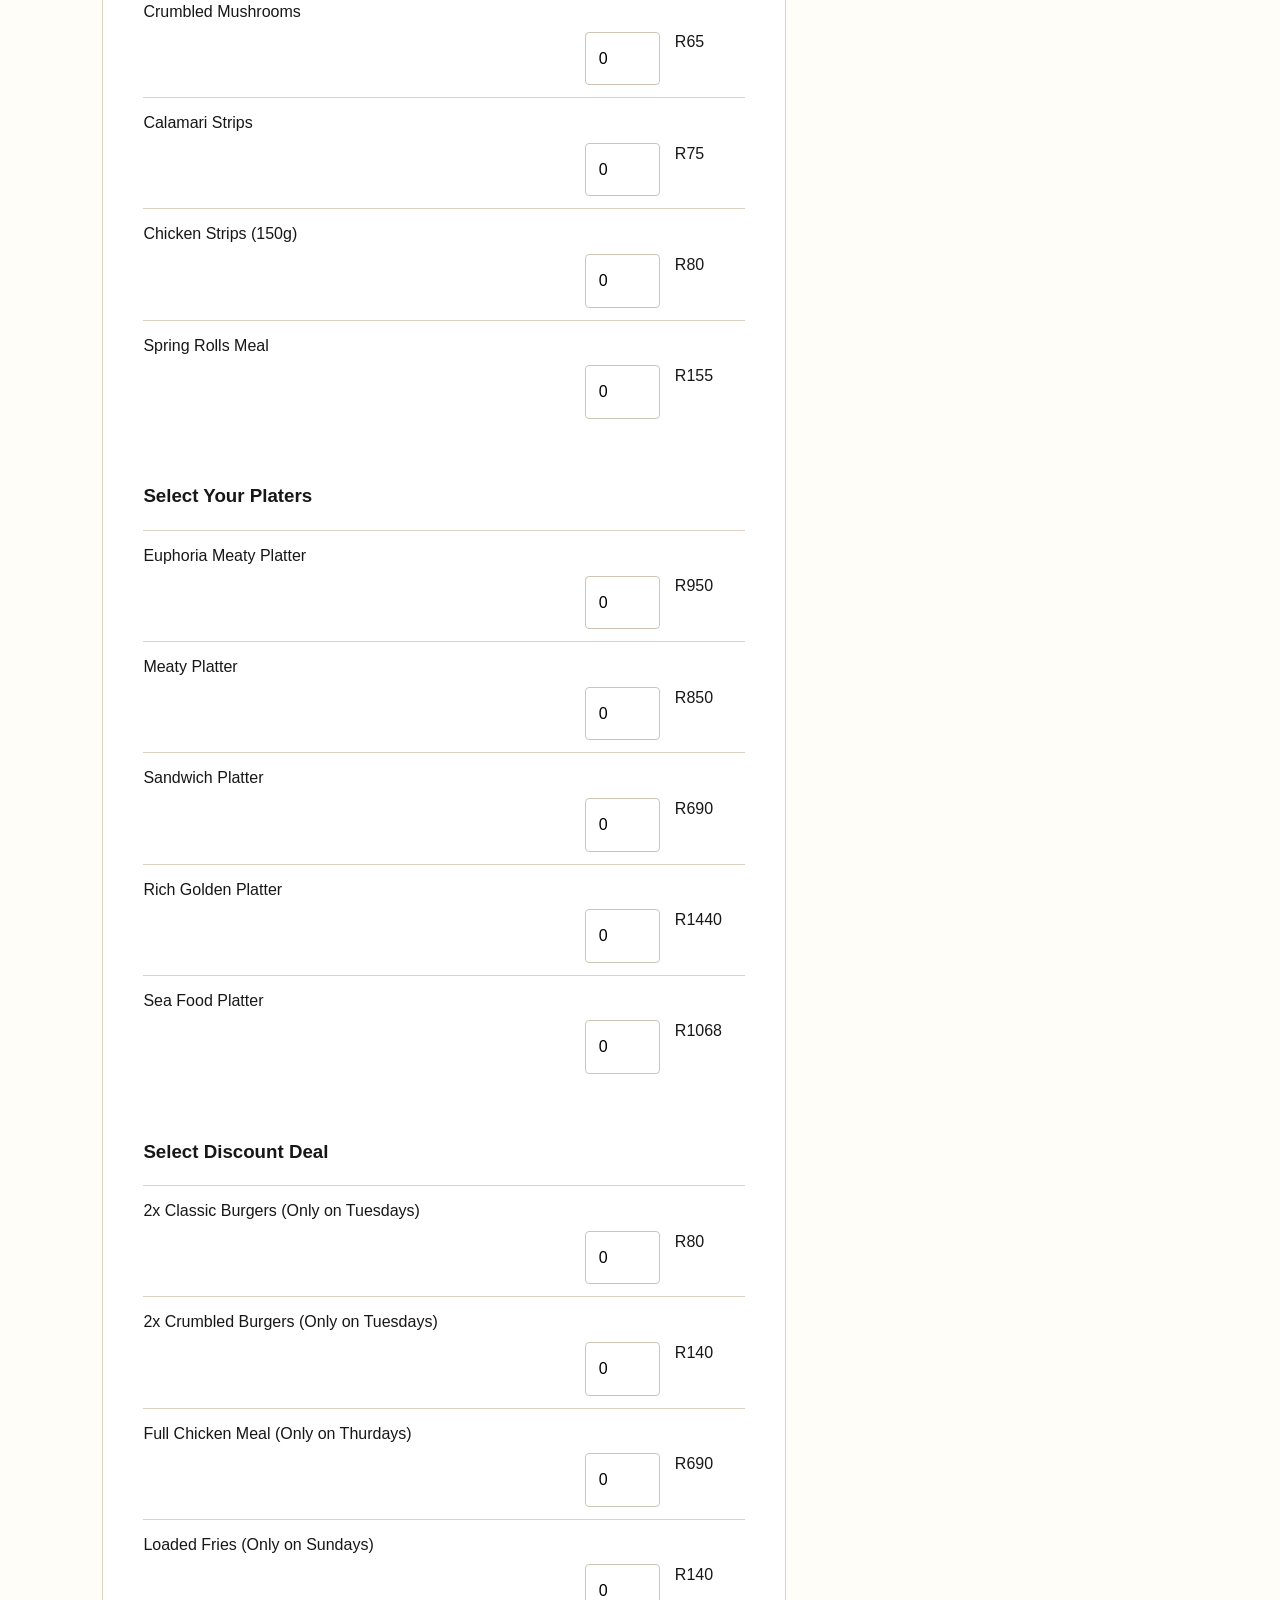
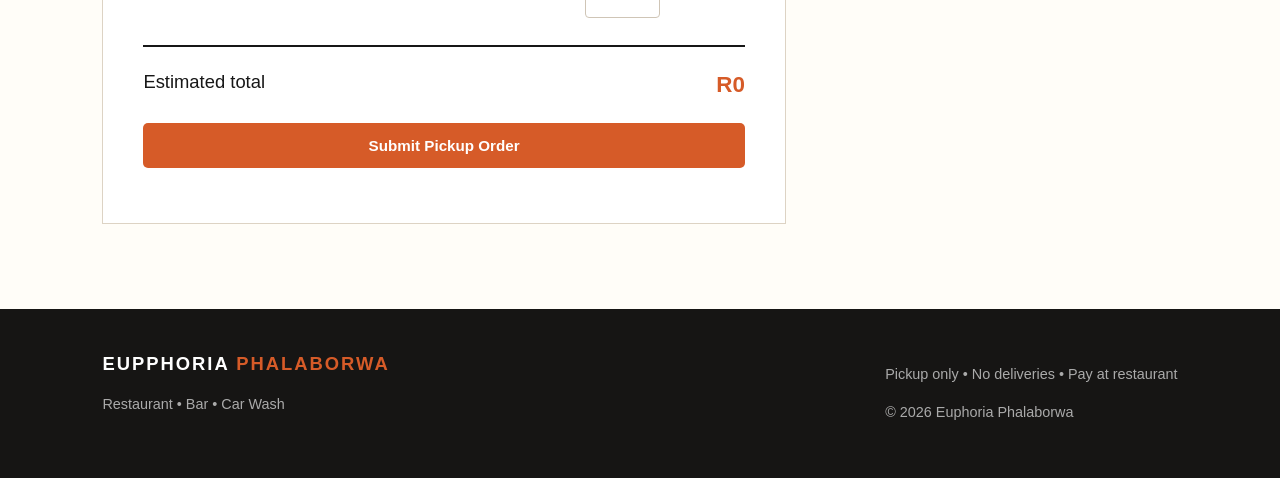
<file: order.html>
<!DOCTYPE html>
<html lang="en">
<head>
<meta charset="UTF-8"><meta name="viewport" content="width=device-width, initial-scale=1.0">
<title>Order Pickup | Euphoria Phalaborwa</title><link rel="stylesheet" href="styles.css">
</head>
<body>
<header class="site-header"><a class="logo" href="index.html">EUPHORIA <span>PHALABORWA</span></a><button class="menu-toggle" aria-label="Open menu">☰</button><nav class="nav"><a href="index.html">Home</a><a href="menu.html">Menu</a><a href="order.html" class="active">Order Pickup</a><a href="reservation.html">Reserve</a><a href="index.html#carwash">Car Wash</a><a class="nav-cta" href="order.html">Order Now</a></nav></header>
<main>
<section class="page-hero"><p class="eyebrow">PICKUP ONLY</p><h1>Order online.<br>Pay when you arrive.</h1><p>No deliveries and no online payment. Submit your order, then pay at the restaurant when you collect it.</p></section>
<section class="section order-layout">
<form id="orderForm" class="form-card">
  <div class="notice"><b>Important:</b> This website does not take online payments. Your order is sent for pickup and you pay at the restaurant. For platters if you want half-platter please specify!
  </div>
  <label>Full name<input required name="name" placeholder="Your name"></label>
  <label>Phone number<input required name="phone" type="tel" placeholder="e.g. 071 234 5678"></label>
  <label>Pickup date<input required name="date" type="date"></label>
  <label>Pickup time<input required name="time" type="time"></label>
  <label>Order notes<textarea name="notes" rows="3" placeholder="Allergies, special requests, etc."></textarea></label>
  <div class="order-items">
    <h3>Select your Breakfast</h3>
    <div class="order-row"><label>Sunrise Breakfast<input type="number" min="0" value="0" data-name="Sunrise Breakfast" data-price="85"></label><span>R85</span></div>
    <div class="order-row"><label>Euphoria Breakfast<input type="number" min="0" value="0" data-name="Euphoria Breakfast" data-price="95"></label><span>R95</span></div>
    <div class="order-row"><label>Basic Omelette Breakfast<input type="number" min="0" value="0" data-name="Basic Omelette Breakfast" data-price="69"></label><span>R69</span></div>
    <div class="order-row"><label>Rich Omelette Breakfast<input type="number" min="0" value="0" data-name="Rich Omelette Breakfast" data-price="80"></label><span>R80</span></div>
    <div class="order-row"><label>Health Breakfast<input type="number" min="0" value="0" data-name="Health Breakfast" data-price="85"></label><span>R85</span></div>
    <div class="order-row"><label>Meaty Breakfast<input type="number" min="0" value="0" data-name="Meaty Breakfast" data-price="165"></label><span>R165</span></div>
  </div>
  <br>
  <div class="order-items">
    <h3>Select Your Toasted Sandwiches</h3>
    <div class="order-row"><label>Cheese<input type="number" min="0" value="0" data-name="Cheese" data-price="55"></label><span>R55</span></div>
    <div class="order-row"><label>Cheese & Tomato<input type="number" min="0" value="0" data-name="Cheese & Tomato" data-price="60"></label><span>R60</span></div>
    <div class="order-row"><label>Ham, Cheese & Tomato<input type="number" min="0" value="0" data-name="Ham, Cheese & Tomato" data-price="75"></label><span>R75</span></div>
    <div class="order-row"><label>Bacon, Egg & Cheese<input type="number" min="0" value="0" data-name="Bacon, Egg & Cheese" data-price="85"></label><span>R85</span></div>
    <div class="order-row"><label>Bacon & Egg<input type="number" min="0" value="0" data-name="Bacon & Egg" data-price="75"></label><span>R75</span></div>
    <div class="order-row"><label>Egg & Cheese<input type="number" min="0" value="0" data-name="Egg & Cheese" data-price="65"></label><span>R65</span></div>
  </div>
  <br>
  <div class="order-items">
    <h3>Select Your Starters</h3>
    <div class="order-row"><label>Chicken Livers Peri-Peri<input type="number" min="0" value="0" data-name="Chicken Livers Peri-Peri" data-price="80"></label><span>R80</span></div>
    <div class="order-row"><label>Cheesy Baked Dish<input type="number" min="0" value="0" data-name="Cheesy Baked Dish" data-price="85"></label><span>R85</span></div>
    <div class="order-row"><label>Crumbled Mushrooms<input type="number" min="0" value="0" data-name="Crumbled Mushrooms" data-price="65"></label><span>R65</span></div>
    <div class="order-row"><label>Calamari Strips<input type="number" min="0" value="0" data-name="Calamari Strips" data-price="75"></label><span>R75</span></div>
    <div class="order-row"><label>Chicken Strips (150g)<input type="number" min="0" value="0" data-name="Chicken Strips (150g)" data-price="80"></label><span>R80</span></div>
    <div class="order-row"><label>Spring Rolls Meal<input type="number" min="0" value="0" data-name="Spring Rolls Meal" data-price="155"></label><span>R155</span></div>
  </div>
  <br>
  <div class="order-items">
    <h3>Select Your Platers</h3>
    <div class="order-row"><label>Euphoria Meaty Platter<input type="number" min="0" value="0" data-name="Euphoria Meaty Platter" data-price="950"></label><span>R950</span></div>
    <div class="order-row"><label>Meaty Platter<input type="number" min="0" value="0" data-name="Meaty Platter" data-price="850"></label><span>R850</span></div>
    <div class="order-row"><label>Sandwich Platter<input type="number" min="0" value="0" data-name="Sandwich Platter" data-price="690"></label><span>R690</span></div>
    <div class="order-row"><label>Rich Golden Platter<input type="number" min="0" value="0" data-name="Rich Golden Platter" data-price="1440"></label><span>R1440</span></div>
    <div class="order-row"><label>Sea Food Platter<input type="number" min="0" value="0" data-name="Sea Food Platter" data-price="1068"></label><span>R1068</span></div>
  </div>
  <br>
  <div class="order-items">
    <h3>Select Discount Deal</h3>
    <div class="order-row"><label>2x Classic Burgers (Only on Tuesdays)<input type="number" min="0" value="0" data-name="2x Classic Burgers (Only on Tuesdays)" data-price="80"></label><span>R80</span></div>
    <div class="order-row"><label>2x Crumbled Burgers (Only on Tuesdays)<input type="number" min="0" value="0" data-name="2x Crumbled Burgers (Only on Tuesdays)" data-price="140"></label><span>R140</span></div>
    <div class="order-row"><label>Full Chicken Meal (Only on Thurdays)<input type="number" min="0" value="0" data-name="Full Chicken Meal (Only Thursdays)" data-price="690"></label><span>R690</span></div>
    <div class="order-row"><label>Loaded Fries (Only on Sundays)<input type="number" min="0" value="0" data-name="Loaded Fries (Only on Sundays)" data-price="140"></label><span>R140</span></div>
  </div>
  <div class="total">Estimated total <strong id="orderTotal">R0</strong></div>
  <button class="btn btn-primary full" type="submit">Submit Pickup Order</button>
  <p id="orderMessage" class="form-message"></p>
</form>
<aside class="side-info"><h2>Pickup Information</h2><p>Orders are prepared for collection at the restaurant.</p><ul><li>✓ No delivery</li><li>✓ No online payment</li><li>✓ Pay at the restaurant</li><li>✓ Bring your order confirmation</li></ul><a href="menu.html" class="text-link">View full menu →</a></aside>
</section>
</main>
<footer class="footer"><div><a class="logo" href="index.html">EUPPHORIA <span>PHALABORWA</span></a><p>Restaurant • Bar • Car Wash</p></div><div><p>Pickup only • No deliveries • Pay at restaurant</p><p>© <span id="year"></span> Euphoria Phalaborwa</p></div></footer>
<script src="script.js"></script></body></html>
</file>
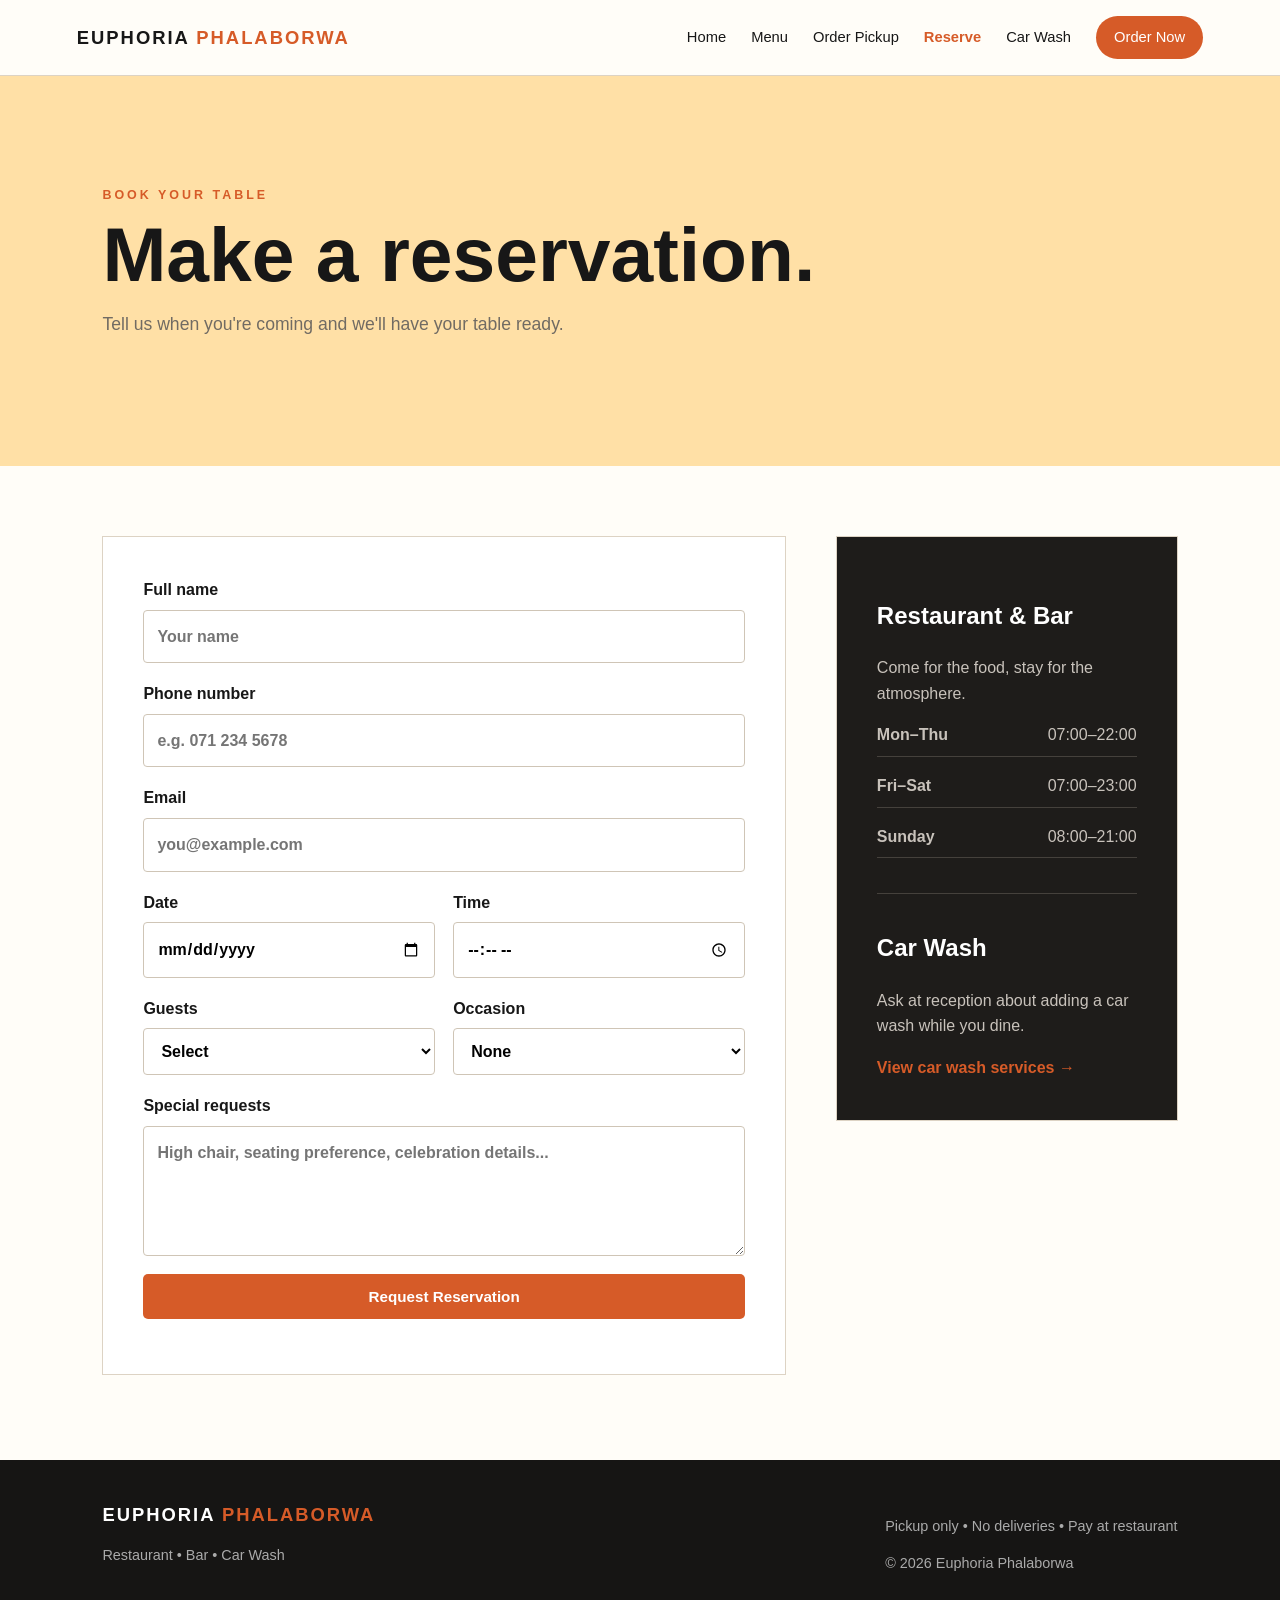
<file: reservation.html>
<!DOCTYPE html>
<html lang="en">
<head>
<meta charset="UTF-8"><meta name="viewport" content="width=device-width, initial-scale=1.0">
<title>Reservations | Euphoria Phalaborwa</title><link rel="stylesheet" href="styles.css">
</head>
<body>
<header class="site-header"><a class="logo" href="index.html">EUPHORIA <span>PHALABORWA</span></a><button class="menu-toggle" aria-label="Open menu">☰</button><nav class="nav"><a href="index.html">Home</a><a href="menu.html">Menu</a><a href="order.html">Order Pickup</a><a href="reservation.html" class="active">Reserve</a><a href="index.html#carwash">Car Wash</a><a class="nav-cta" href="order.html">Order Now</a></nav></header>
<main>
<section class="page-hero"><p class="eyebrow">BOOK YOUR TABLE</p><h1>Make a reservation.</h1><p>Tell us when you're coming and we'll have your table ready.</p></section>
<section class="section reservation-grid">
<form id="reservationForm" class="form-card">
<label>Full name<input required name="name" placeholder="Your name"></label>
<label>Phone number<input required name="phone" type="tel" placeholder="e.g. 071 234 5678"></label>
<label>Email<input name="email" type="email" placeholder="you@example.com"></label>
<div class="two-col"><label>Date<input required name="date" type="date"></label><label>Time<input required name="time" type="time"></label></div>
<div class="two-col"><label>Guests<select required name="guests"><option value="">Select</option><option>1</option><option>2</option><option>3</option><option>4</option><option>5</option><option>6</option><option>7</option><option>8+</option></select></label><label>Occasion<select name="occasion"><option>None</option><option>Birthday</option><option>Anniversary</option><option>Business</option><option>Other</option></select></label></div>
<label>Special requests<textarea name="requests" rows="4" placeholder="High chair, seating preference, celebration details..."></textarea></label>
<button class="btn btn-primary full" type="submit">Request Reservation</button><p id="reservationMessage" class="form-message"></p>
</form>
<aside class="side-info"><h2>Restaurant & Bar</h2><p>Come for the food, stay for the atmosphere.</p><div class="hours"><p><b>Mon–Thu</b><span>07:00–22:00</span></p><p><b>Fri–Sat</b><span>07:00–23:00</span></p><p><b>Sunday</b><span>08:00–21:00</span></p></div><hr><h2 id="carwash">Car Wash</h2><p>Ask at reception about adding a car wash while you dine.</p><a href="index.html#carwash" class="text-link">View car wash services →</a></aside>
</section>
</main>
<footer class="footer"><div><a class="logo" href="index.html">EUPHORIA <span>PHALABORWA</span></a><p>Restaurant • Bar • Car Wash</p></div><div><p>Pickup only • No deliveries • Pay at restaurant</p><p>© <span id="year"></span> Euphoria Phalaborwa</p></div></footer>
<script src="script.js"></script></body></html>
</file>
<file: styles.css>
:root{--ink:#171717;--cream:#ffe0a6;--paper:#fffdf8;--accent:#d65b28;--gold:#d5a34a;--muted:#716b63;--line:#ddd3c4;--dark:#1e1c1a}*{box-sizing:border-box}html{scroll-behavior:smooth}body{margin:0;font-family:Inter,Arial,sans-serif;color:var(--ink);background:var(--paper);line-height:1.6}a{text-decoration:none;color:inherit}.site-header{height:76px;display:flex;align-items:center;justify-content:space-between;padding:0 6%;background:rgba(255,253,248,.96);border-bottom:1px solid var(--line);position:sticky;top:0;z-index:10}.logo{font-weight:900;letter-spacing:2px;font-size:1.15rem}.logo span{color:var(--accent)}.nav{display:flex;align-items:center;gap:25px;font-size:.92rem}.nav a{padding:26px 0}.nav a.active{color:var(--accent);font-weight:700}.nav-cta{background:var(--accent);color:#fff!important;padding:10px 18px!important;border-radius:999px}.menu-toggle{display:none;background:none;border:0;font-size:1.6rem}.hero{min-height:680px;background:linear-gradient(90deg,rgba(0,0,0,.76),rgba(0,0,0,.2)),url("Restaurant.jpg") center/cover;display:flex;align-items:center;color:white}.hero-content{max-width:700px;margin-left:8%;padding:80px 20px}.eyebrow{font-size:.78rem;letter-spacing:3px;font-weight:800;color:var(--accent);margin:0 0 10px}.hero .eyebrow{color:#f3c46c}.hero h1{font-size:clamp(3.5rem,8vw,6.7rem);line-height:.95;margin:10px 0 25px}.hero h1 span{color:#f3c46c}.hero p:not(.eyebrow){max-width:580px;font-size:1.15rem;color:#eee}.hero-actions{display:flex;gap:12px;margin-top:30px}.btn{display:inline-flex;justify-content:center;align-items:center;padding:13px 23px;border-radius:5px;font-weight:800;border:1px solid transparent;cursor:pointer;font-size:.95rem}.btn-primary{background:var(--accent);color:#fff}.btn-outline{border-color:#fff;color:#fff}.btn-outline-dark{border-color:var(--ink)}.section{padding:85px 8%}.intro{display:grid;grid-template-columns:1fr 1fr;gap:80px;align-items:end}.intro h2,.how h2{font-size:clamp(2.3rem,4vw,4rem);line-height:1;margin:0}.intro>p{font-size:1.15rem;color:var(--muted);margin:0}.feature-grid{display:grid;grid-template-columns:repeat(3,1fr)}.feature-card{padding:55px 8%;min-height:330px}.food-card{background:#f0e1cc}.bar-card{background:#292522;color:white}.wash-card{background:#dbe4e8}.feature-icon{font-size:2.5rem}.feature-card h3{font-size:1.8rem;margin:15px 0 8px}.feature-card p{color:var(--muted)}.bar-card p{color:#c8c2bb}.feature-card a,.text-link{font-weight:800;color:var(--accent)}.deal-banner{margin:70px 8%;padding:55px 6%;background:var(--dark);color:#fff;display:flex;justify-content:space-between;align-items:center;gap:30px}.deal-banner h2{font-size:2.5rem;margin:5px 0}.deal-banner p:not(.eyebrow){color:#c8c2bb}.steps{display:grid;grid-template-columns:repeat(3,1fr);gap:40px;margin-top:55px}.steps b{font-size:2rem;color:var(--accent)}.steps h3{margin:8px 0}.steps p{color:var(--muted)}.footer{padding:40px 8%;background:#161514;color:#fff;display:flex;justify-content:space-between;gap:30px}.footer p{color:#aaa;font-size:.9rem}.page-hero{padding:110px 8%;background:var(--cream)}.page-hero h1{font-size:clamp(3rem,6vw,5rem);line-height:1;margin:8px 0 15px}.page-hero>p:last-child{max-width:650px;color:var(--muted);font-size:1.1rem}.section-heading{display:flex;justify-content:space-between;align-items:end;margin-bottom:35px}.section-heading h2{font-size:3rem;line-height:1;margin:0}.section-heading>span{color:var(--muted)}.menu-grid{display:grid;grid-template-columns:1fr 1fr;gap:18px}.menu-item{padding:25px;background:#fff;border:1px solid var(--line);display:flex;justify-content:space-between;gap:20px}.menu-item h3{margin:0 0 5px}.menu-item p{margin:0;color:var(--muted);font-size:.93rem}.menu-item strong,.deal-card strong{white-space:nowrap;color:var(--accent)}.dark-section{background:var(--dark);color:#fff}.dark-section .menu-item{background:#292622;border-color:#403a34}.dark-section .menu-item p,.dark-section .section-heading>span{color:#aaa}.deal-grid{display:grid;grid-template-columns:repeat(3,1fr);gap:20px}.deal-card{padding:35px;background:var(--cream);border-top:5px solid var(--accent);color:var(--ink)}.deal-day{font-size:.75rem;letter-spacing:2px;font-weight:900;color:var(--accent)}.deal-card h3{font-size:1.6rem;margin:12px 0 8px}.center-actions{display:flex;justify-content:center;gap:15px;padding:30px 8% 80px}.order-layout,.reservation-grid{display:grid;grid-template-columns:2fr 1fr;gap:50px}.form-card,.side-info{padding:40px;background:#fff;border:1px solid var(--line)}label{display:block;font-weight:700;margin-bottom:18px}input,textarea,select{display:block;width:100%;margin-top:7px;padding:13px;border:1px solid #cfc5b6;border-radius:4px;background:#fff;font:inherit}textarea{resize:vertical}.notice{background:#fff1d6;border-left:4px solid var(--gold);padding:15px;margin-bottom:25px;font-size:.92rem}.side-info{background:var(--dark);color:#fff;height:max-content}.side-info p{color:#c8c2bb}.side-info li{margin:12px 0}.side-info ul{padding-left:20px}.hours p{display:flex;justify-content:space-between;border-bottom:1px solid #45413c;padding-bottom:8px}.order-items{margin-top:25px}.order-row{display:grid;grid-template-columns:1fr 70px;gap:15px;align-items:center;border-top:1px solid var(--line);padding:12px 0}.order-row label{margin:0;font-weight:500}.order-row input{width:75px;margin-left:auto}.total{display:flex;justify-content:space-between;border-top:2px solid var(--ink);padding:20px 0;font-size:1.15rem;margin-top:15px}.total strong{font-size:1.4rem;color:var(--accent)}.full{width:100%}.form-message{font-weight:700;margin:15px 0 0}.two-col{display:grid;grid-template-columns:1fr 1fr;gap:18px}.reservation-grid{padding-top:70px}.reservation-grid .side-info hr{border:0;border-top:1px solid #45413c;margin:35px 0}@media(max-width:800px){.site-header{height:68px}.menu-toggle{display:block}.nav{display:none;position:absolute;top:68px;left:0;right:0;background:var(--paper);padding:10px 6%;flex-direction:column;align-items:stretch;gap:0;border-bottom:1px solid var(--line)}.nav.open{display:flex}.nav a{padding:12px 0}.nav-cta{text-align:center;margin:8px 0}.hero{min-height:600px}.hero-content{margin-left:4%}.intro,.order-layout,.reservation-grid{grid-template-columns:1fr;gap:30px}.feature-grid,.deal-grid,.steps{grid-template-columns:1fr}.feature-card{min-height:auto}.menu-grid{grid-template-columns:1fr}.deal-banner,.footer{flex-direction:column}.section{padding:65px 6%}.page-hero{padding:80px 6%}.section-heading{align-items:start;flex-direction:column;gap:10px}.center-actions{flex-direction:column;padding-left:6%;padding-right:6%}.footer{padding:35px 6%}}
</file>
